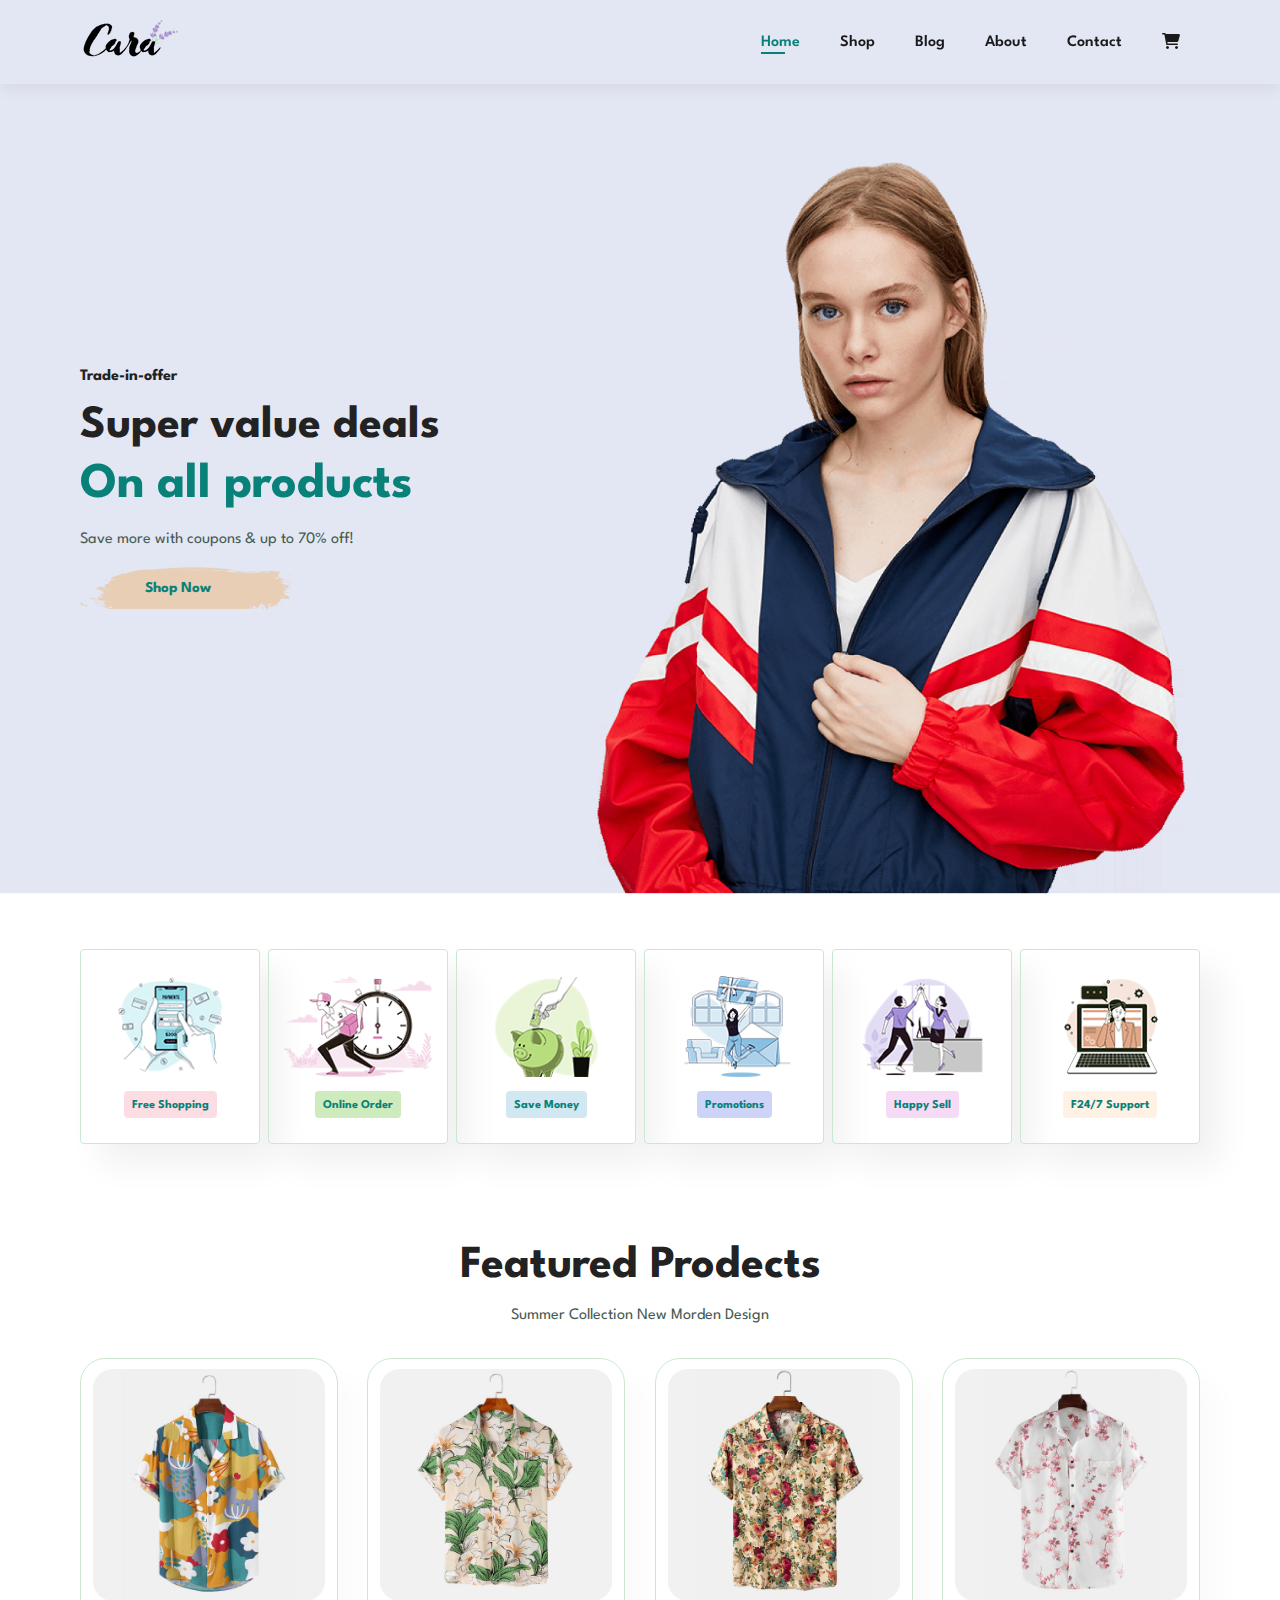
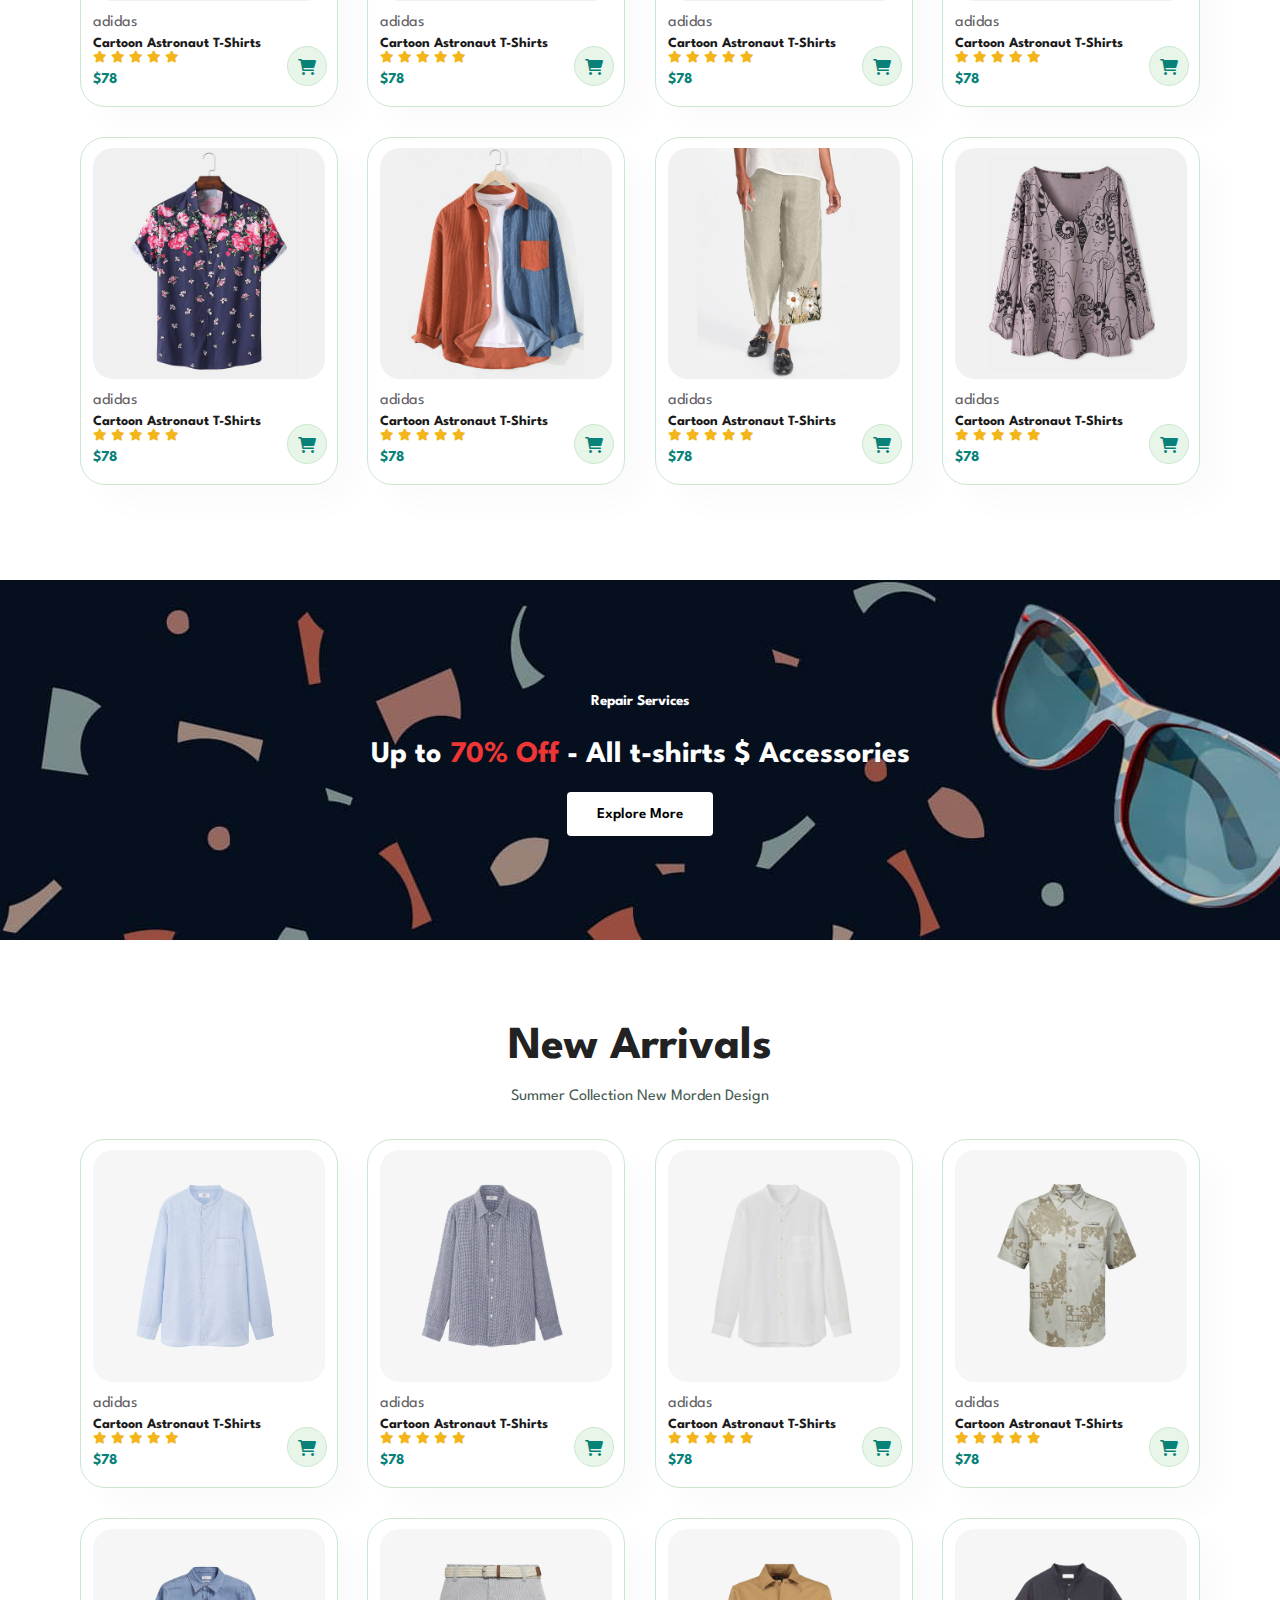
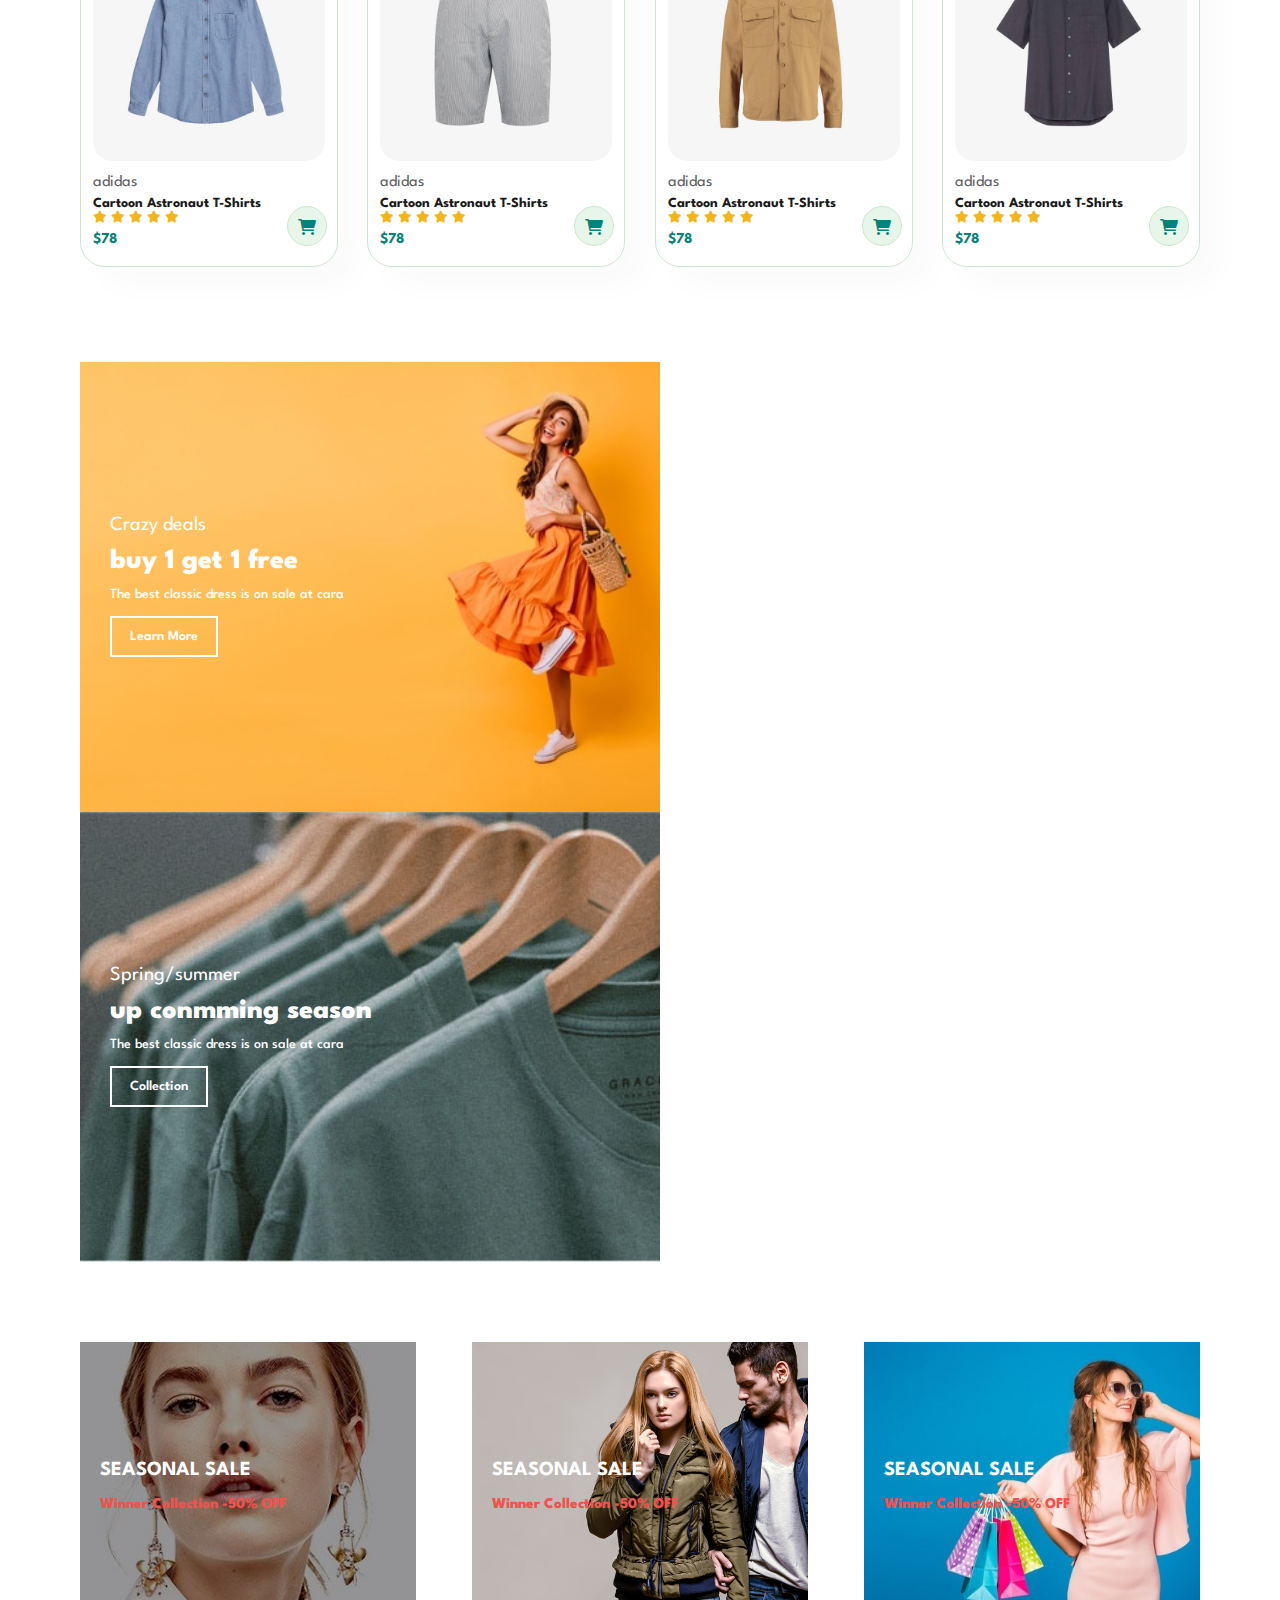
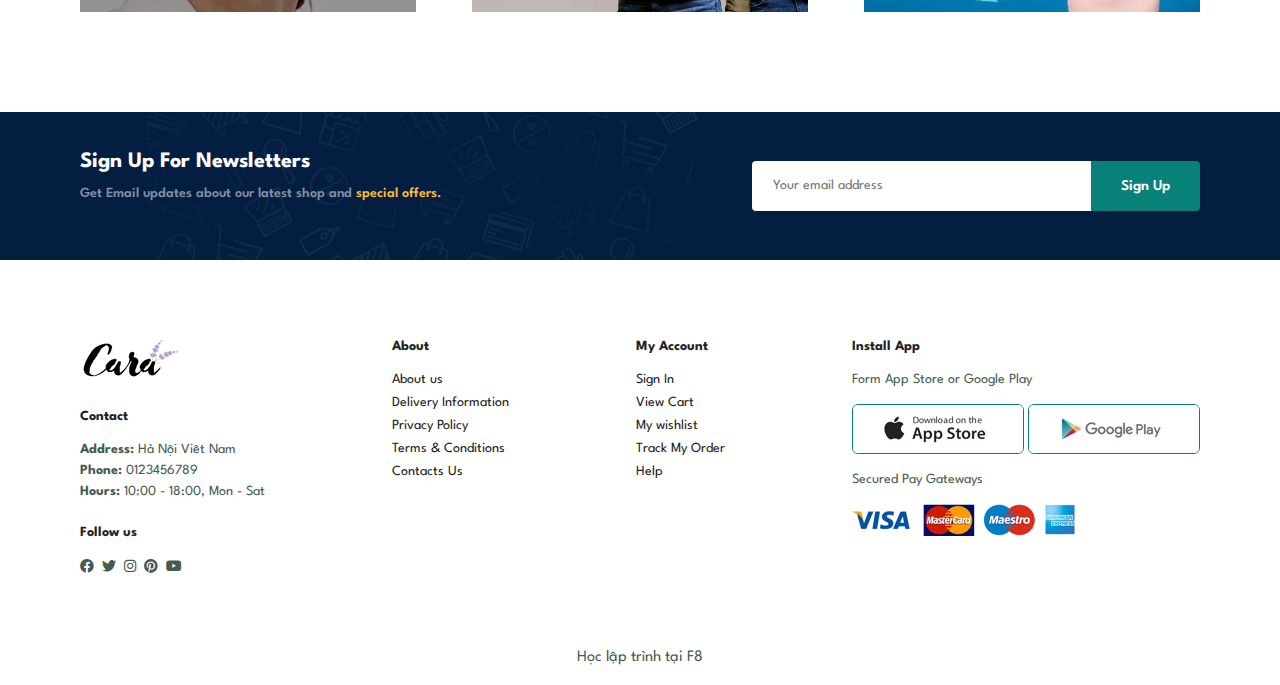
<file: index.html>
<!DOCTYPE html>
<html lang="en">
<head>
    <meta charset="UTF-8">
    <meta http-equiv="X-UA-Compatible" content="IE=edge">
    <meta name="viewport" content="width=device-width, initial-scale=1.0">
    <title>Shop-Summer</title>
    <link rel="stylesheet" href="./assets/css/style.css">
    <link rel="stylesheet" href="./assets/css/responsive.css">
    <!-- <link rel="stylesheet" href="./assets/icon/League_Spartan/LeagueSpartan-VariableFont_wght.ttf"> -->
    <link rel="stylesheet" href="./assets/icon/fontawesome-free-6.1.2-web/fontawesome-free-6.1.2-web/css/all.css">
    <link rel="stylesheet" href="">
</head>
<body>

    <section id="header">
        <a href="#" ><img src="./assets/img/(Images)Build and Deploy Ecommerce Website With HTML CSS JavaScript/img/logo.png" alt="logo"></a>
        <div>
            <ul id="navbar">
                <li><a class="active" href="index.html">Home</a></li>
                <li><a href="shop.html">Shop</a></li>
                <li><a href="blog.html">Blog</a></li>
                <li><a href="about.html">About</a></li>
                <li><a href="contact.html">Contact</a></li>
                <li><a href="cart.html" id="lg-bag"><i class="fa-solid fa-cart-shopping"></i></a></li>
                <div href="#" id="closed"><i class="fa-solid fa-xmark"></i></div>
            </ul>
        </div>

        <div id="mobile">
            <div id="bar">
                <a href="cart.html"><i class="fa-solid fa-cart-shopping"></i></a>
                <i class="fa-solid fa-bars"></i>
            </div>
        </div>
    </section>


    <section id="hero">
        <h4>Trade-in-offer</h4>
        <h2>Super value deals</h2>
        <h1>On all products</h1>
        <p>Save more with coupons & up to 70% off!</p>
        <button>Shop Now</button>
    </section>

    <section id="feature" class="section-p1">
        <div class="fe-box">
            <img src="./assets/img/img/features/f1.png" alt="">
            <h6>Free Shopping</h6>
        </div>
        <div class="fe-box">
            <img src="./assets/img/img/features/f2.png" alt="">
            <h6>Online Order</h6>
        </div>
        <div class="fe-box">
            <img src="./assets/img/img/features/f3.png" alt="">
            <h6>Save Money</h6>
        </div>
        <div class="fe-box">
            <img src="./assets/img/img/features/f4.png" alt="">
            <h6>Promotions</h6>
        </div>
        <div class="fe-box">
            <img src="./assets/img/img/features/f5.png" alt="">
            <h6>Happy Sell</h6>
        </div>
        <div class="fe-box">
            <img src="./assets/img/img/features/f6.png" alt="">
            <h6>F24/7 Support</h6>
        </div>
  
    </section>

    <section id="product1" class="section-p1">
        <h2>Featured Prodects</h2>
        <p>Summer Collection New Morden Design</p>
        <div class="pro-container">
            <div class="pro" onclick="window.location.href='sproduct.html'">
                <img src="./assets/img/img/products/f1.jpg" alt="">
                <div class="desc">
                    <span>adidas</span>
                    <h5>Cartoon Astronaut T-Shirts</h5>
                    <div class="star">
                        <i class="fa-solid fa-star"></i>
                        <i class="fa-solid fa-star"></i>
                        <i class="fa-solid fa-star"></i>
                        <i class="fa-solid fa-star"></i>
                        <i class="fa-solid fa-star"></i>

                    </div>

                    <h4>$78</h4>
                </div>

                <a href="#"><i class="fa-solid fa-cart-shopping cart-buy"></i></a>
            </div>

            <div class="pro" onclick="window.location.href='sproduct.html'">
                <img src="./assets/img/img/products/f2.jpg" alt="">
                <div class="desc">
                    <span>adidas</span>
                    <h5>Cartoon Astronaut T-Shirts</h5>
                    <div class="star">
                        <i class="fa-solid fa-star"></i>
                        <i class="fa-solid fa-star"></i>
                        <i class="fa-solid fa-star"></i>
                        <i class="fa-solid fa-star"></i>
                        <i class="fa-solid fa-star"></i>

                    </div>

                    <h4>$78</h4>
                </div>

                <a href="#"><i class="fa-solid fa-cart-shopping cart-buy"></i></a>
            </div>

            <div class="pro" onclick="window.location.href='sproduct.html'">
                <img src="./assets/img/img/products/f3.jpg" alt="">
                <div class="desc">
                    <span>adidas</span>
                    <h5>Cartoon Astronaut T-Shirts</h5>
                    <div class="star">
                        <i class="fa-solid fa-star"></i>
                        <i class="fa-solid fa-star"></i>
                        <i class="fa-solid fa-star"></i>
                        <i class="fa-solid fa-star"></i>
                        <i class="fa-solid fa-star"></i>

                    </div>

                    <h4>$78</h4>
                </div>

                <a href="#"><i class="fa-solid fa-cart-shopping cart-buy"></i></a>
            </div>

            <div class="pro" onclick="window.location.href='sproduct.html'">
                <img src="./assets/img/img/products/f4.jpg" alt="">
                <div class="desc">
                    <span>adidas</span>
                    <h5>Cartoon Astronaut T-Shirts</h5>
                    <div class="star">
                        <i class="fa-solid fa-star"></i>
                        <i class="fa-solid fa-star"></i>
                        <i class="fa-solid fa-star"></i>
                        <i class="fa-solid fa-star"></i>
                        <i class="fa-solid fa-star"></i>

                    </div>

                    <h4>$78</h4>
                </div>

                <a href="#"><i class="fa-solid fa-cart-shopping cart-buy"></i></a>
            </div>

            <div class="pro" onclick="window.location.href='sproduct.html'">
                <img src="./assets/img/img/products/f5.jpg" alt="">
                <div class="desc">
                    <span>adidas</span>
                    <h5>Cartoon Astronaut T-Shirts</h5>
                    <div class="star">
                        <i class="fa-solid fa-star"></i>
                        <i class="fa-solid fa-star"></i>
                        <i class="fa-solid fa-star"></i>
                        <i class="fa-solid fa-star"></i>
                        <i class="fa-solid fa-star"></i>

                    </div>

                    <h4>$78</h4>
                </div>

                <a href="#"><i class="fa-solid fa-cart-shopping cart-buy"></i></a>
            </div>

            <div class="pro" onclick="window.location.href='sproduct.html'">
                <img src="./assets/img/img/products/f6.jpg" alt="">
                <div class="desc">
                    <span>adidas</span>
                    <h5>Cartoon Astronaut T-Shirts</h5>
                    <div class="star">
                        <i class="fa-solid fa-star"></i>
                        <i class="fa-solid fa-star"></i>
                        <i class="fa-solid fa-star"></i>
                        <i class="fa-solid fa-star"></i>
                        <i class="fa-solid fa-star"></i>

                    </div>

                    <h4>$78</h4>
                </div>

                <a href="#"><i class="fa-solid fa-cart-shopping cart-buy"></i></a>
            </div>

            <div class="pro" onclick="window.location.href='sproduct.html'">
                <img src="./assets/img/img/products/f7.jpg" alt="">
                <div class="desc">
                    <span>adidas</span>
                    <h5>Cartoon Astronaut T-Shirts</h5>
                    <div class="star">
                        <i class="fa-solid fa-star"></i>
                        <i class="fa-solid fa-star"></i>
                        <i class="fa-solid fa-star"></i>
                        <i class="fa-solid fa-star"></i>
                        <i class="fa-solid fa-star"></i>

                    </div>

                    <h4>$78</h4>
                </div>

                <a href="#"><i class="fa-solid fa-cart-shopping cart-buy"></i></a>
            </div>

            <div class="pro" onclick="window.location.href='sproduct.html'">
                <img src="./assets/img/img/products/f8.jpg" alt="">
                <div class="desc">
                    <span>adidas</span>
                    <h5>Cartoon Astronaut T-Shirts</h5>
                    <div class="star">
                        <i class="fa-solid fa-star"></i>
                        <i class="fa-solid fa-star"></i>
                        <i class="fa-solid fa-star"></i>
                        <i class="fa-solid fa-star"></i>
                        <i class="fa-solid fa-star"></i>

                    </div>

                    <h4>$78</h4>
                </div>

                <a href="#"><i class="fa-solid fa-cart-shopping cart-buy"></i></a>
            </div>

        </div>
    </section>

    <section id="banner" class="section-m1">
        <h4>Repair Services</h4>
        <h2>Up to <span>70% Off</span> - All t-shirts $ Accessories</h2>
         <button class="normal">Explore More</button>
    </section>

    <section id="product1" class="section-p1">
        <h2>New Arrivals</h2>
        <p>Summer Collection New Morden Design</p>
        <div class="pro-container">
            <div class="pro" onclick="window.location.href='sproduct.html'">
                <img src="./assets/img/img/products/n1.jpg" alt="">
                <div class="desc">
                    <span>adidas</span>
                    <h5>Cartoon Astronaut T-Shirts</h5>
                    <div class="star">
                        <i class="fa-solid fa-star"></i>
                        <i class="fa-solid fa-star"></i>
                        <i class="fa-solid fa-star"></i>
                        <i class="fa-solid fa-star"></i>
                        <i class="fa-solid fa-star"></i>

                    </div>

                    <h4>$78</h4>
                </div>

                <a href="#"><i class="fa-solid fa-cart-shopping cart-buy"></i></a>
            </div>

            <div class="pro" onclick="window.location.href='sproduct.html'">
                <img src="./assets/img/img/products/n2.jpg" alt="">
                <div class="desc">
                    <span>adidas</span>
                    <h5>Cartoon Astronaut T-Shirts</h5>
                    <div class="star">
                        <i class="fa-solid fa-star"></i>
                        <i class="fa-solid fa-star"></i>
                        <i class="fa-solid fa-star"></i>
                        <i class="fa-solid fa-star"></i>
                        <i class="fa-solid fa-star"></i>

                    </div>

                    <h4>$78</h4>
                </div>

                <a href="#"><i class="fa-solid fa-cart-shopping cart-buy"></i></a>
            </div>

            <div class="pro" onclick="window.location.href='sproduct.html'">
                <img src="./assets/img/img/products/n3.jpg" alt="">
                <div class="desc">
                    <span>adidas</span>
                    <h5>Cartoon Astronaut T-Shirts</h5>
                    <div class="star">
                        <i class="fa-solid fa-star"></i>
                        <i class="fa-solid fa-star"></i>
                        <i class="fa-solid fa-star"></i>
                        <i class="fa-solid fa-star"></i>
                        <i class="fa-solid fa-star"></i>

                    </div>

                    <h4>$78</h4>
                </div>

                <a href="#"><i class="fa-solid fa-cart-shopping cart-buy"></i></a>
            </div>

            <div class="pro" onclick="window.location.href='sproduct.html'">
                <img src="./assets/img/img/products/n4.jpg" alt="">
                <div class="desc">
                    <span>adidas</span>
                    <h5>Cartoon Astronaut T-Shirts</h5>
                    <div class="star">
                        <i class="fa-solid fa-star"></i>
                        <i class="fa-solid fa-star"></i>
                        <i class="fa-solid fa-star"></i>
                        <i class="fa-solid fa-star"></i>
                        <i class="fa-solid fa-star"></i>

                    </div>

                    <h4>$78</h4>
                </div>

                <a href="#"><i class="fa-solid fa-cart-shopping cart-buy"></i></a>
            </div>

            <div class="pro" onclick="window.location.href='sproduct.html'">
                <img src="./assets/img/img/products/n5.jpg" alt="">
                <div class="desc">
                    <span>adidas</span>
                    <h5>Cartoon Astronaut T-Shirts</h5>
                    <div class="star">
                        <i class="fa-solid fa-star"></i>
                        <i class="fa-solid fa-star"></i>
                        <i class="fa-solid fa-star"></i>
                        <i class="fa-solid fa-star"></i>
                        <i class="fa-solid fa-star"></i>

                    </div>

                    <h4>$78</h4>
                </div>

                <a href="#"><i class="fa-solid fa-cart-shopping cart-buy"></i></a>
            </div>

            <div class="pro" onclick="window.location.href='sproduct.html'">
                <img src="./assets/img/img/products/n6.jpg" alt="">
                <div class="desc">
                    <span>adidas</span>
                    <h5>Cartoon Astronaut T-Shirts</h5>
                    <div class="star">
                        <i class="fa-solid fa-star"></i>
                        <i class="fa-solid fa-star"></i>
                        <i class="fa-solid fa-star"></i>
                        <i class="fa-solid fa-star"></i>
                        <i class="fa-solid fa-star"></i>

                    </div>

                    <h4>$78</h4>
                </div>

                <a href="#"><i class="fa-solid fa-cart-shopping cart-buy"></i></a>
            </div>

            <div class="pro" onclick="window.location.href='sproduct.html'">
                <img src="./assets/img/img/products/n7.jpg" alt="">
                <div class="desc">
                    <span>adidas</span>
                    <h5>Cartoon Astronaut T-Shirts</h5>
                    <div class="star">
                        <i class="fa-solid fa-star"></i>
                        <i class="fa-solid fa-star"></i>
                        <i class="fa-solid fa-star"></i>
                        <i class="fa-solid fa-star"></i>
                        <i class="fa-solid fa-star"></i>

                    </div>

                    <h4>$78</h4>
                </div>

                <a href="#"><i class="fa-solid fa-cart-shopping cart-buy"></i></a>
            </div>

            <div class="pro" onclick="window.location.href='sproduct.html'">
                <img src="./assets/img/img/products/n8.jpg" alt="">
                <div class="desc">
                    <span>adidas</span>
                    <h5>Cartoon Astronaut T-Shirts</h5>
                    <div class="star">
                        <i class="fa-solid fa-star"></i>
                        <i class="fa-solid fa-star"></i>
                        <i class="fa-solid fa-star"></i>
                        <i class="fa-solid fa-star"></i>
                        <i class="fa-solid fa-star"></i>

                    </div>

                    <h4>$78</h4>
                </div>

                <a href="#"><i class="fa-solid fa-cart-shopping cart-buy"></i></a>
            </div>

        </div>
    </section>

    <section id="sm-banner" class="section-p1">
        <div class="banner-box">
            <h4>Crazy deals</h4>
            <h2>buy 1 get 1 free</h2>
            <span>The best classic dress is on sale at cara</span>
            <button class="white">Learn More</button>
        </div>
        <div class="banner-box banner-box2">
            <h4>Spring/summer</h4>
            <h2>up conmming season</h2>
            <span>The best classic dress is on sale at cara</span>
            <button class="white">Collection</button>
        </div>
    </section>

    <section id="banner3" class="section-p1">
        <div class="banner-box">
            <h2>SEASONAL SALE</h2>
            <h3>Winner Collection -50% OFF</h3>
        </div>

        <div class="banner-box banner-box2">
            <h2>SEASONAL SALE</h2>
            <h3>Winner Collection -50% OFF</h3>
        </div>

        <div class="banner-box banner-box3">
            <h2>SEASONAL SALE</h2>
            <h3>Winner Collection -50% OFF</h3>
        </div>
    </section>

    <section id="newsletter" class="section-p1 section-m1">
        <div class="newstext">
            <h4>Sign Up For Newsletters</h4>
            <p>Get Email updates about our latest shop and <span>special offers.</span></p>
        </div>
        <div class="form">
            <input type="text" placeholder="Your email address">
            <button class="normal">Sign Up</button>
        </div>
    </section>

    <footer class="section-p1">
        <div class="col">
            <img class="logo" src="./assets/img/img/logo.png" alt="">
            <h4>Contact</h4>
            <p><strong>Address: </strong>Hà Nội Viêt Nam</p>
            <p><strong>Phone: </strong>0123456789</p>
            <p><strong>Hours: </strong>10:00 - 18:00, Mon - Sat</p>

            <div class="follow">
                <h4>Follow us</h4>
                <div class="icon">
                    <a href="">
                        <i class="fa-brands fa-facebook"></i>
                        <i class="fa-brands fa-twitter"></i>
                        <i class="fa-brands fa-instagram"></i>
                        <i class="fa-brands fa-pinterest"></i>
                        <i class="fa-brands fa-youtube"></i>
                    </a>
                </div>
            </div>
        </div>

        <div class="col">
            <h4>About</h4>
            <a href="">About us</a>
            <a href="">Delivery Information</a>
            <a href="">Privacy Policy</a>
            <a href="">Terms & Conditions</a>
            <a href="">Contacts Us</a>
        </div>

        <div class="col">
            <h4>My Account</h4>
            <a href="">Sign In</a>
            <a href="">View Cart</a>
            <a href="">My wishlist</a>
            <a href="">Track My Order</a>
            <a href="">Help</a>
        </div>

        <div class="col install">
            <h4>Install App</h4>
            <p>Form App Store or Google Play</p>
            <div class="row">
                <img src="./assets/img/img/pay/app.jpg" alt="">
                <img src="./assets/img/img/pay/play.jpg" alt="">
            </div>
            <p>Secured Pay Gateways</p>
            <img src="./assets/img/img/pay/pay.png" alt="">
        </div>

       


    </footer>

    <div class="copyright">
        <p>Học lập trình tại F8</p>
    </div>

    <script src="./assets/Javascript/main.js"></script>
    
</body>
</html>
</file>
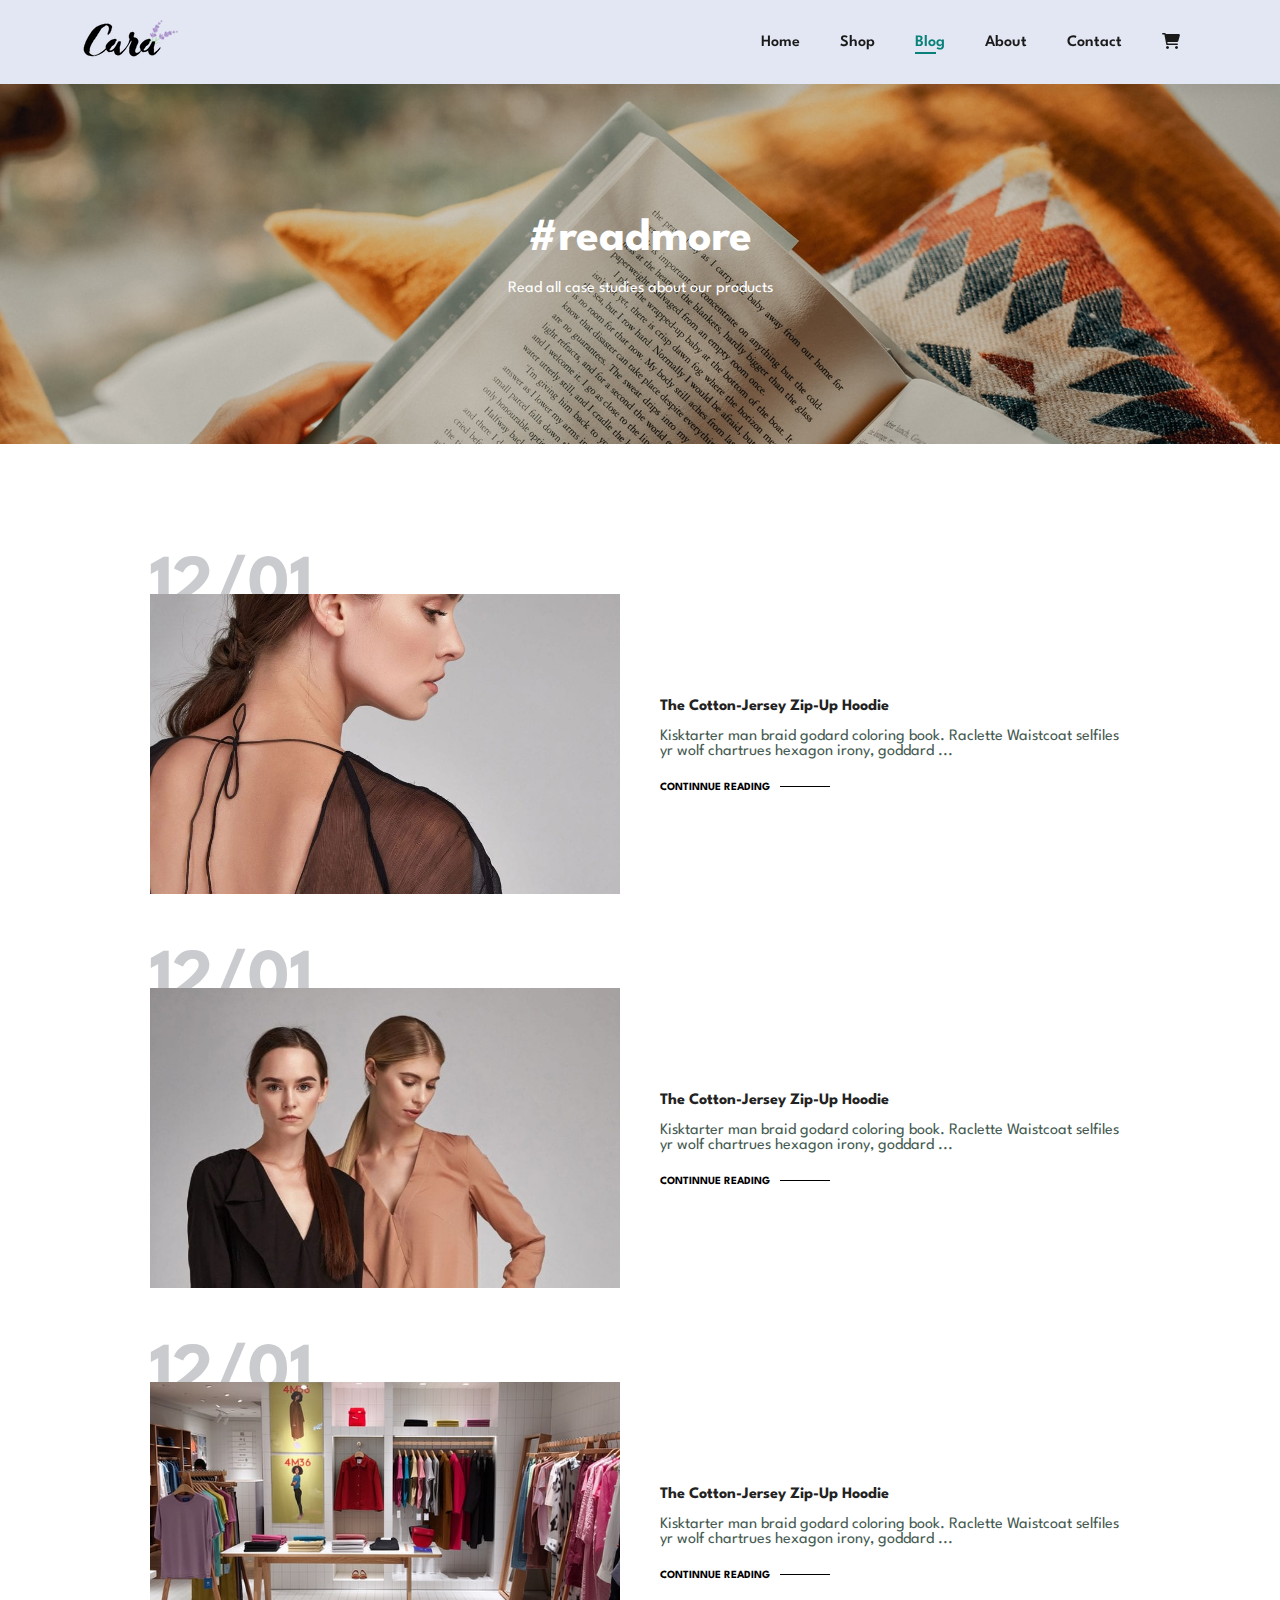
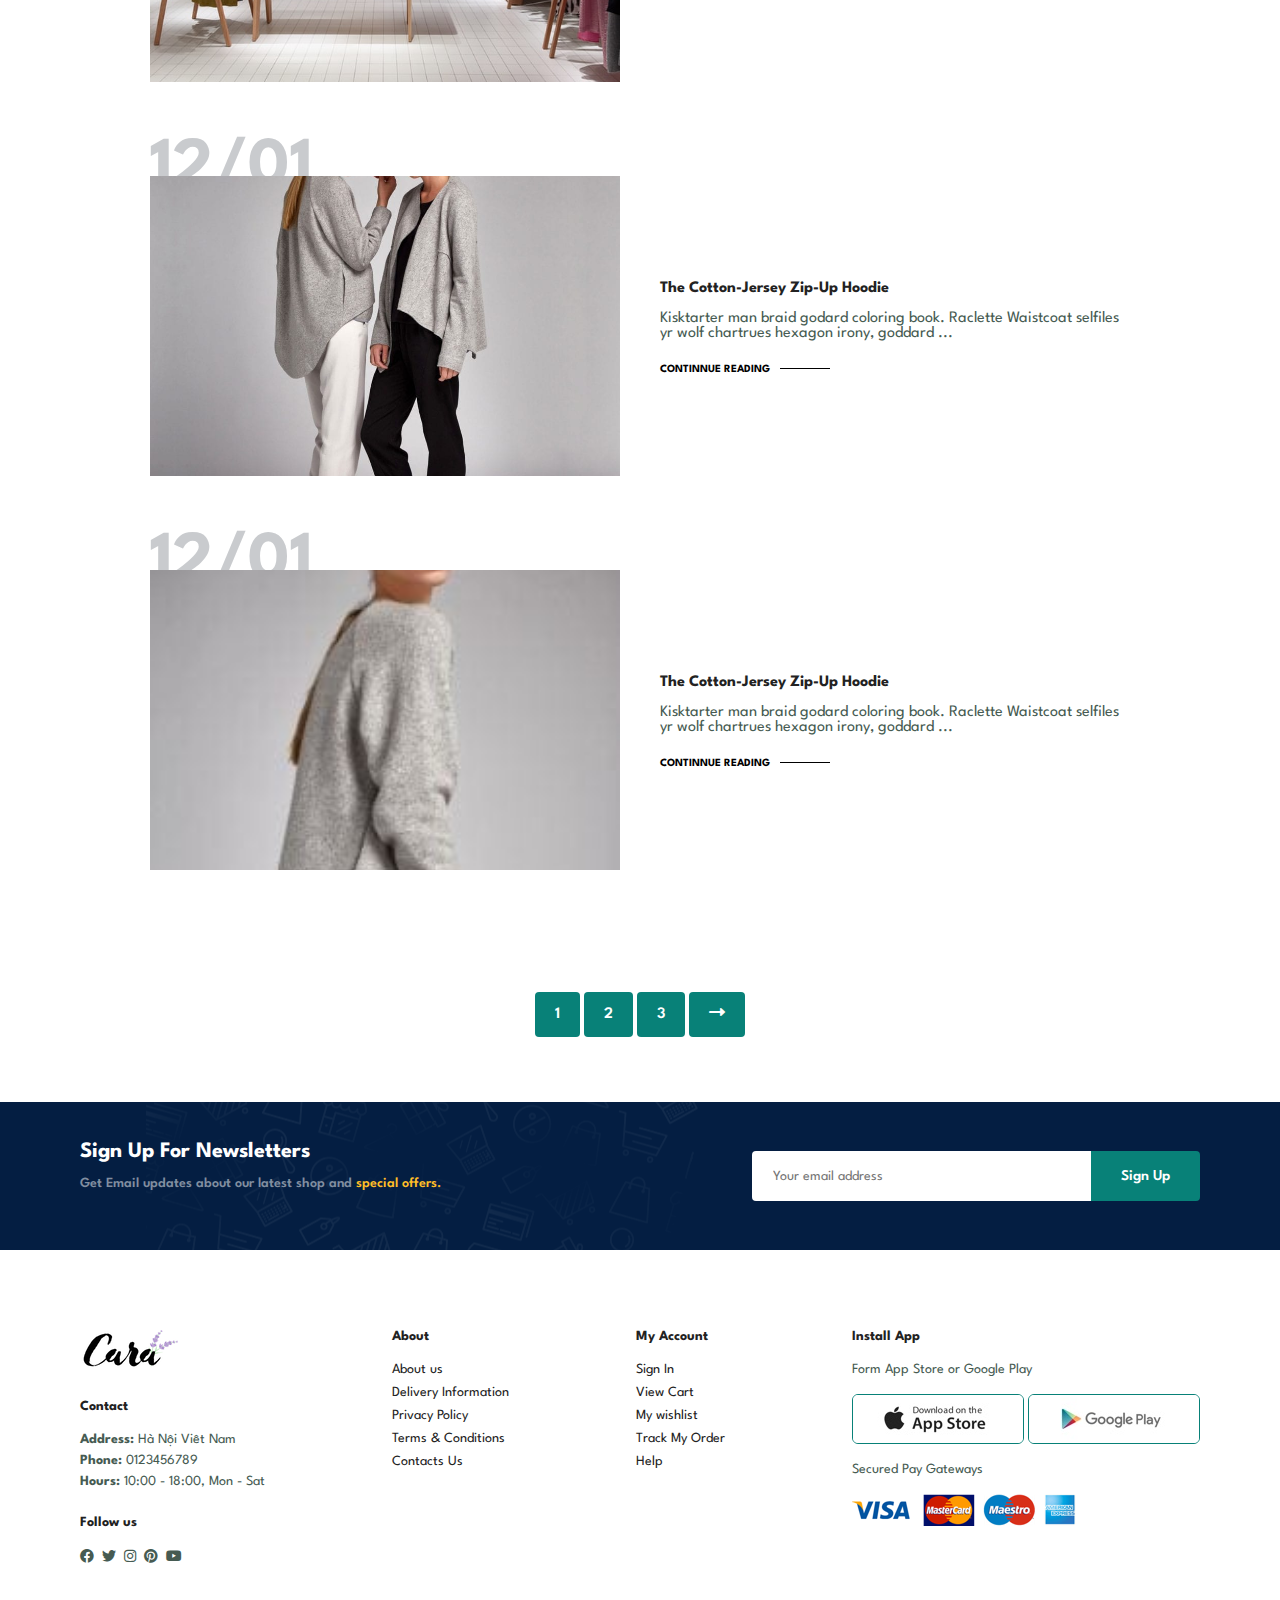
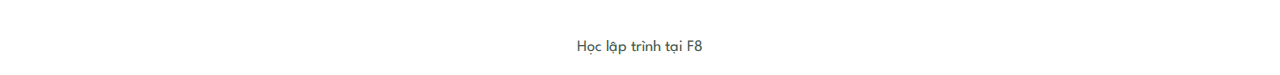
<file: blog.html>
<!DOCTYPE html>
<html lang="en">
<head>
    <meta charset="UTF-8">
    <meta http-equiv="X-UA-Compatible" content="IE=edge">
    <meta name="viewport" content="width=device-width, initial-scale=1.0">
    <title>Blog</title>
    <link rel="stylesheet" href="./assets/css/style.css">
    <link rel="stylesheet" href="./assets/css/responsive.css">
    <!-- <link rel="stylesheet" href="./assets/icon/League_Spartan/LeagueSpartan-VariableFont_wght.ttf"> -->
    <link rel="stylesheet" href="./assets/icon/fontawesome-free-6.1.2-web/fontawesome-free-6.1.2-web/css/all.css">
</head>
<body>

    <section id="header">
        <a href="#" ><img src="./assets/img/(Images)Build and Deploy Ecommerce Website With HTML CSS JavaScript/img/logo.png" alt="logo"></a>
        <div>
            <ul id="navbar">
                <li><a  href="index.html">Home</a></li>
                <li><a  href="shop.html">Shop</a></li>
                <li><a  class="active"href="blog.html">Blog</a></li>
                <li><a href="about.html">About</a></li>
                <li><a href="contact.html">Contact</a></li>
                <li><a href="cart.html" id="lg-bag"><i class="fa-solid fa-cart-shopping"></i></a></li>
                <div href="#" id="closed"><i class="fa-solid fa-xmark"></i></div>
            </ul>
        </div>

        <div id="mobile">
            <div id="bar">
                <a href="cart.html"><i class="fa-solid fa-cart-shopping"></i></a>
                <i class="fa-solid fa-bars"></i>
            </div>
        </div>
    </section>

    <section id="page-header" class="blog-header">                
        <h2>#readmore</h2>              
        <p>Read all case studies about our products</p>       
    </section>

    <section id="blog">
        <div class="blog-box">
            <div class="blog-img">
                <img src="./assets/img/img/blog/b1.jpg" alt="">
            </div>

            <div class="blog-details">
                <h4>The Cotton-Jersey Zip-Up Hoodie</h4>
                <p>Kisktarter man braid godard coloring book. Raclette Waistcoat selfiles yr wolf chartrues hexagon irony, goddard ...</p>
                <a href="#">CONTINNUE READING</a>
            </div>
            <h1>12/01</h1>
        </div>

        <div class="blog-box">
            <div class="blog-img">
                <img src="./assets/img/img/blog/b2.jpg" alt="">
            </div>

            <div class="blog-details">
                <h4>The Cotton-Jersey Zip-Up Hoodie</h4>
                <p>Kisktarter man braid godard coloring book. Raclette Waistcoat selfiles yr wolf chartrues hexagon irony, goddard ...</p>
                <a href="#">CONTINNUE READING</a>
            </div>
            <h1>12/01</h1>
        </div>

        <div class="blog-box">
            <div class="blog-img">
                <img src="./assets/img/img/blog/b3.jpg" alt="">
            </div>

            <div class="blog-details">
                <h4>The Cotton-Jersey Zip-Up Hoodie</h4>
                <p>Kisktarter man braid godard coloring book. Raclette Waistcoat selfiles yr wolf chartrues hexagon irony, goddard ...</p>
                <a href="#">CONTINNUE READING</a>
            </div>
            <h1>12/01</h1>
        </div>

        <div class="blog-box">
            <div class="blog-img">
                <img src="./assets/img/img/blog/b4.jpg" alt="">
            </div>

            <div class="blog-details">
                <h4>The Cotton-Jersey Zip-Up Hoodie</h4>
                <p>Kisktarter man braid godard coloring book. Raclette Waistcoat selfiles yr wolf chartrues hexagon irony, goddard ...</p>
                <a href="#">CONTINNUE READING</a>
            </div>
            <h1>12/01</h1>
        </div>

        <div class="blog-box">
            <div class="blog-img">
                <img src="./assets/img/img/blog/b5.jpg" alt="">
            </div>

            <div class="blog-details">
                <h4>The Cotton-Jersey Zip-Up Hoodie</h4>
                <p>Kisktarter man braid godard coloring book. Raclette Waistcoat selfiles yr wolf chartrues hexagon irony, goddard ...</p>
                <a href="#">CONTINNUE READING</a>
            </div>
            <h1>12/01</h1>
        </div>

        
    </section>

    
    <section id="pagination" class="section-p1">
          <a href="#">1</a>   
          <a href="#">2</a>   
          <a href="#">3</a>   
          <a href="#"><i class="fa-solid fa-right-long"></i></a>   
    </section>

    <section id="newsletter" class="section-p1 section-m1">
        <div class="newstext">
            <h4>Sign Up For Newsletters</h4>
            <p>Get Email updates about our latest shop and <span>special offers.</span></p>
        </div>
        <div class="form">
            <input type="text" placeholder="Your email address">
            <button class="normal">Sign Up</button>
        </div>
    </section>

    <footer class="section-p1">
        <div class="col">
            <img class="logo" src="./assets/img/img/logo.png" alt="">
            <h4>Contact</h4>
            <p><strong>Address: </strong>Hà Nội Viêt Nam</p>
            <p><strong>Phone: </strong>0123456789</p>
            <p><strong>Hours: </strong>10:00 - 18:00, Mon - Sat</p>

            <div class="follow">
                <h4>Follow us</h4>
                <div class="icon">
                    <a href="">
                        <i class="fa-brands fa-facebook"></i>
                        <i class="fa-brands fa-twitter"></i>
                        <i class="fa-brands fa-instagram"></i>
                        <i class="fa-brands fa-pinterest"></i>
                        <i class="fa-brands fa-youtube"></i>
                    </a>
                </div>
            </div>
        </div>

        <div class="col">
            <h4>About</h4>
            <a href="">About us</a>
            <a href="">Delivery Information</a>
            <a href="">Privacy Policy</a>
            <a href="">Terms & Conditions</a>
            <a href="">Contacts Us</a>
        </div>

        <div class="col">
            <h4>My Account</h4>
            <a href="">Sign In</a>
            <a href="">View Cart</a>
            <a href="">My wishlist</a>
            <a href="">Track My Order</a>
            <a href="">Help</a>
        </div>

        <div class="col install">
            <h4>Install App</h4>
            <p>Form App Store or Google Play</p>
            <div class="row">
                <img src="./assets/img/img/pay/app.jpg" alt="">
                <img src="./assets/img/img/pay/play.jpg" alt="">
            </div>
            <p>Secured Pay Gateways</p>
            <img src="./assets/img/img/pay/pay.png" alt="">
        </div>

       


    </footer>

    <div class="copyright">
        <p>Học lập trình tại F8</p>
    </div>

    <script src="./assets/Javascript/main.js"></script>
    
</body>
</html>
</file>
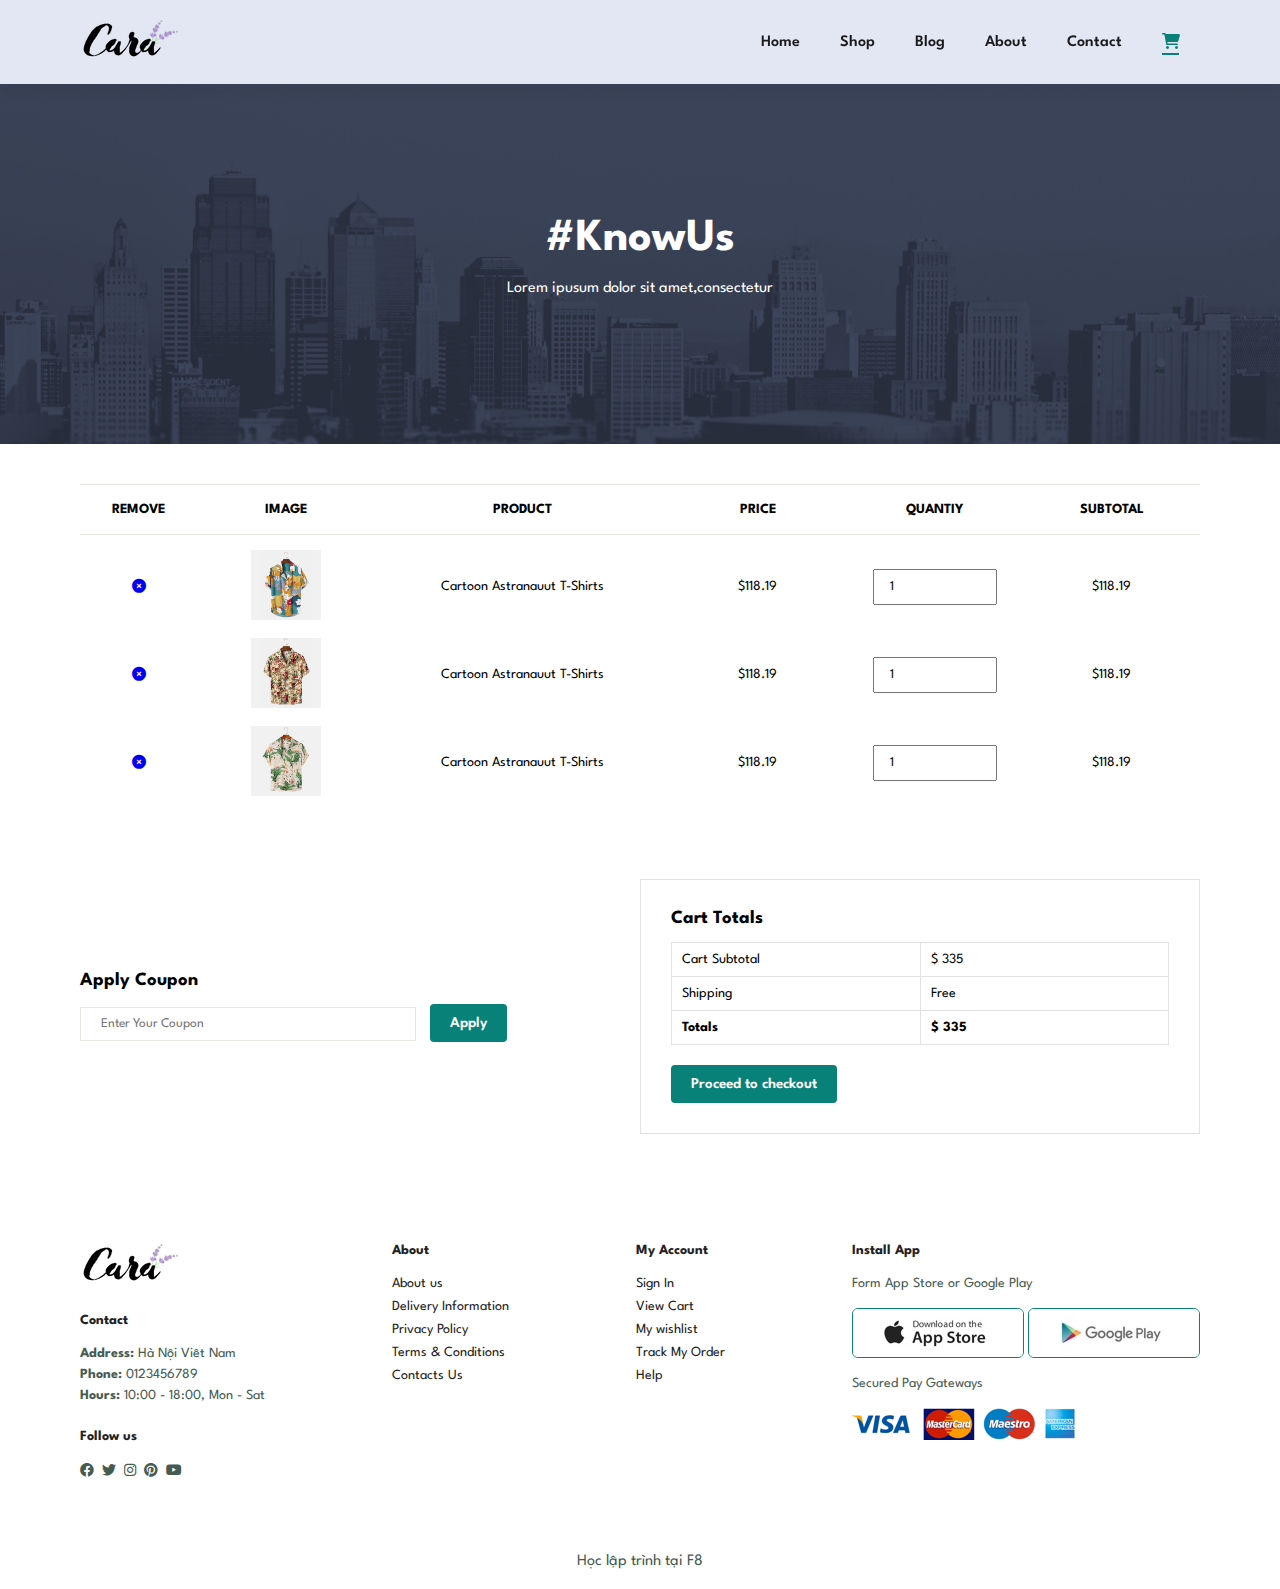
<file: cart.html>
<!DOCTYPE html>
<html lang="en">
<head>
    <meta charset="UTF-8">
    <meta http-equiv="X-UA-Compatible" content="IE=edge">
    <meta name="viewport" content="width=device-width, initial-scale=1.0">
    <title>Cart</title>
    <link rel="stylesheet" href="./assets/css/style.css">
    <link rel="stylesheet" href="./assets/css/responsive.css">
    <!-- <link rel="stylesheet" href="./assets/icon/League_Spartan/LeagueSpartan-VariableFont_wght.ttf"> -->
    <link rel="stylesheet" href="./assets/icon/fontawesome-free-6.1.2-web/fontawesome-free-6.1.2-web/css/all.css">
</head>
<body>

    <section id="header">
        <a href="#" ><img src="./assets/img/(Images)Build and Deploy Ecommerce Website With HTML CSS JavaScript/img/logo.png" alt="logo"></a>
        <div>
            <ul id="navbar">
                <li><a  href="index.html">Home</a></li>
                <li><a  href="shop.html">Shop</a></li>
                <li><a  href="blog.html">Blog</a></li>
                <li><a  href="about.html">About</a></li>
                <li><a  href="contact.html">Contact</a></li>
                <li><a  class="active"href="cart.html" id="lg-bag"><i class="fa-solid fa-cart-shopping"></i></a></li>
                <div href="#" id="closed"><i class="fa-solid fa-xmark"></i></div>
            </ul>
        </div>

        <div id="mobile">
            <div id="bar">
                <a href="cart.html"><i class="fa-solid fa-cart-shopping"></i></a>
                <i class="fa-solid fa-bars"></i>
            </div>
        </div>
    </section>

    <section id="page-header" class="about-header">                
        <h2>#KnowUs</h2>              
        <p>Lorem ipusum dolor sit amet,consectetur</p>       
    </section>

    <section id="cart" class="section-p1">
        <table width="100%">
            <thead>
                <tr>
                    <td>Remove</td>
                    <td>Image</td>
                    <td>Product</td>
                    <td>Price</td>
                    <td>Quantiy</td>
                    <td>Subtotal</td>
                </tr>
            </thead>

            <tbody>
                <tr>
                    <td><a href="#"><i class="fa-solid fa-circle-xmark"></i></a></td>
                    <td><img src="./assets/img/img/products/f1.jpg" alt=""></td>
                    <td>Cartoon Astranauut T-Shirts</td>
                    <td>$118.19</td>
                    <td><input type="number" value="1"></td>
                    <td>$118.19</td>
                </tr>
            </tbody>

            <tbody>
                <tr>
                    <td><a href="#"><i class="fa-solid fa-circle-xmark"></i></a></td>
                    <td><img src="./assets/img/img/products/f3.jpg" alt=""></td>
                    <td>Cartoon Astranauut T-Shirts</td>
                    <td>$118.19</td>
                    <td><input type="number" value="1"></td>
                    <td>$118.19</td>
                </tr>
            </tbody>

            <tbody>
                <tr>
                    <td><a href="#"><i class="fa-solid fa-circle-xmark"></i></a></td>
                    <td><img src="./assets/img/img/products/f2.jpg" alt=""></td>
                    <td>Cartoon Astranauut T-Shirts</td>
                    <td>$118.19</td>
                    <td><input type="number" value="1"></td>
                    <td>$118.19</td>
                </tr>
            </tbody>

        </table>

    </section>

    <section id="cart-add" class="section-p1">
        <div id="coupon">
            <h3>Apply Coupon</h3>
            <div>
                <input type="text" placeholder="Enter Your Coupon">
                <button class="normal">Apply</button>
            </div>
        </div>

        <div id="subtotal">
            <h3>Cart Totals</h3>
            <table>
                <tr>
                    <td>Cart Subtotal</td>
                    <td>$ 335</td>
                </tr>
                <tr>
                    <td>Shipping</td>
                    <td>Free</td>
                </tr>
                <tr>
                    <td>
                        <strong>Totals</strong>
                    </td>
                    <td>
                        <strong>$ 335</strong>
                    </td>
                </tr>
            </table>

            <button class="normal">Proceed to checkout</button>
        </div>
    </section>

    <footer class="section-p1">
        <div class="col">
            <img class="logo" src="./assets/img/img/logo.png" alt="">
            <h4>Contact</h4>
            <p><strong>Address: </strong>Hà Nội Viêt Nam</p>
            <p><strong>Phone: </strong>0123456789</p>
            <p><strong>Hours: </strong>10:00 - 18:00, Mon - Sat</p>

            <div class="follow">
                <h4>Follow us</h4>
                <div class="icon">
                    <a href="">
                        <i class="fa-brands fa-facebook"></i>
                        <i class="fa-brands fa-twitter"></i>
                        <i class="fa-brands fa-instagram"></i>
                        <i class="fa-brands fa-pinterest"></i>
                        <i class="fa-brands fa-youtube"></i>
                    </a>
                </div>
            </div>
        </div>

        <div class="col">
            <h4>About</h4>
            <a href="">About us</a>
            <a href="">Delivery Information</a>
            <a href="">Privacy Policy</a>
            <a href="">Terms & Conditions</a>
            <a href="">Contacts Us</a>
        </div>

        <div class="col">
            <h4>My Account</h4>
            <a href="">Sign In</a>
            <a href="">View Cart</a>
            <a href="">My wishlist</a>
            <a href="">Track My Order</a>
            <a href="">Help</a>
        </div>

        <div class="col install">
            <h4>Install App</h4>
            <p>Form App Store or Google Play</p>
            <div class="row">
                <img src="./assets/img/img/pay/app.jpg" alt="">
                <img src="./assets/img/img/pay/play.jpg" alt="">
            </div>
            <p>Secured Pay Gateways</p>
            <img src="./assets/img/img/pay/pay.png" alt="">
        </div>

       


    </footer>

    

    <div class="copyright">
        <p>Học lập trình tại F8</p>
    </div>

    <script src="./assets/Javascript/main.js"></script>
    
</body>
</html>
</file>
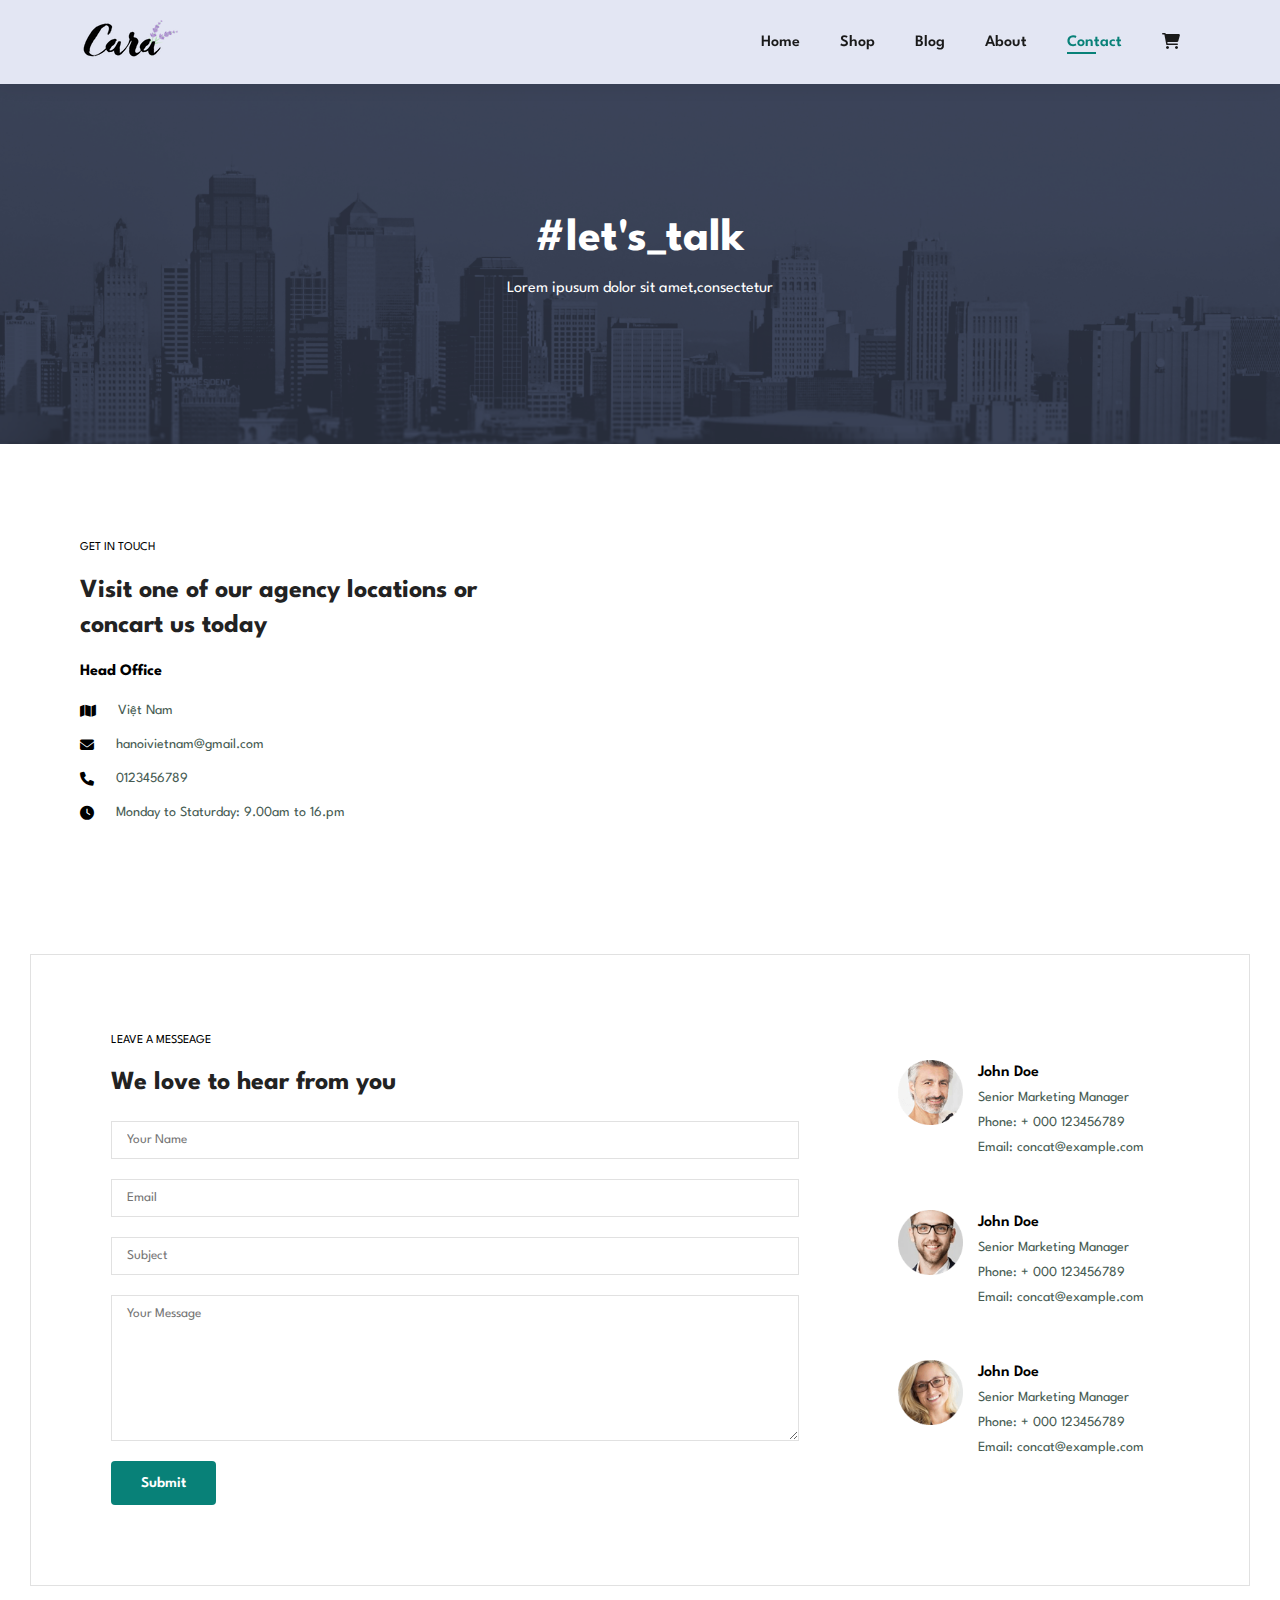
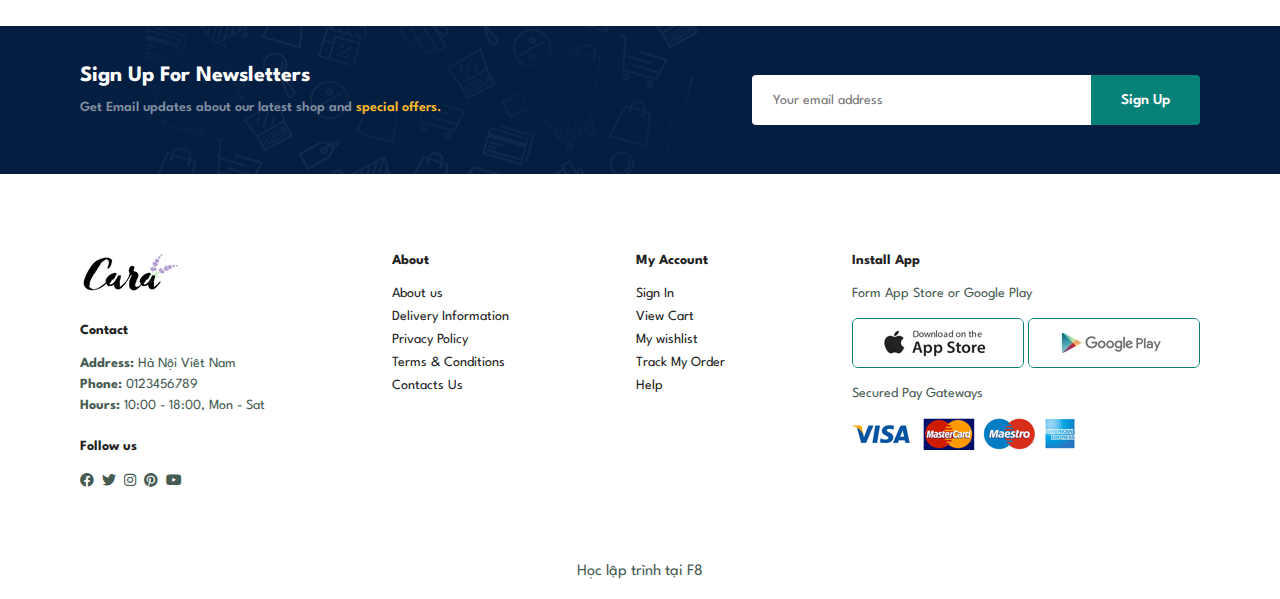
<file: contact.html>
<!DOCTYPE html>
<html lang="en">
<head>
    <meta charset="UTF-8">
    <meta http-equiv="X-UA-Compatible" content="IE=edge">
    <meta name="viewport" content="width=device-width, initial-scale=1.0">
    <title>Contact</title>
    <link rel="stylesheet" href="./assets/css/style.css">
    <link rel="stylesheet" href="./assets/css/responsive.css">
    <!-- <link rel="stylesheet" href="./assets/icon/League_Spartan/LeagueSpartan-VariableFont_wght.ttf"> -->
    <link rel="stylesheet" href="./assets/icon/fontawesome-free-6.1.2-web/fontawesome-free-6.1.2-web/css/all.css">
</head>
<body>

    <section id="header">
        <a href="#" ><img src="./assets/img/(Images)Build and Deploy Ecommerce Website With HTML CSS JavaScript/img/logo.png" alt="logo"></a>
        <div>
            <ul id="navbar">
                <li><a  href="index.html">Home</a></li>
                <li><a  href="shop.html">Shop</a></li>
                <li><a  href="blog.html">Blog</a></li>
                <li><a  href="about.html">About</a></li>
                <li><a  class="active"href="contact.html">Contact</a></li>
                <li><a href="cart.html" id="lg-bag"><i class="fa-solid fa-cart-shopping"></i></a></li>
                <div href="#" id="closed"><i class="fa-solid fa-xmark"></i></div>
            </ul>
        </div>

        <div id="mobile">
            <div id="bar">
                <a href="cart.html"><i class="fa-solid fa-cart-shopping"></i></a>
                <i class="fa-solid fa-bars"></i>
            </div>
        </div>
    </section>

    <section id="page-header" class="about-header">                
        <h2>#let's_talk</h2>              
        <p>Lorem ipusum dolor sit amet,consectetur</p>       
    </section>

    <section id="contact-details" class="section-p1">
        <div class="details">
            <span>GET IN TOUCH</span>
            <h2>Visit one of our agency locations or concart us today</h2>
            <h3>Head Office</h3>
            <div>
                <li>
                    <i class="fa-solid fa-map"></i>
                    <p>Việt Nam</p>
                </li>

                <li>
                    <i class="fa-solid fa-envelope"></i>
                    <p>hanoivietnam@gmail.com</p>
                </li>

                <li>
                    <i class="fa-solid fa-phone"></i>
                    <p>0123456789</p>
                </li>

                <li>
                    <i class="fa-solid fa-clock"></i>
                    <p>Monday to Staturday: 9.00am to 16.pm</p>
                </li>
            </div>
        </div>

        <div class="map">
            <iframe src="https://www.google.com/maps/embed?pb=!1m18!1m12!1m3!1d59587.97785448997!2d105.8019441072978!3d21.02273601628882!2m3!1f0!2f0!3f0!3m2!1i1024!2i768!4f13.1!3m3!1m2!1s0x3135ab9bd9861ca1%3A0xe7887f7b72ca17a9!2zSMOgIE7hu5lpLCBIb8OgbiBLaeG6v20sIEjDoCBO4buZaSwgVmnhu4d0IE5hbQ!5e0!3m2!1svi!2s!4v1660814737103!5m2!1svi!2s" width="600" height="450" style="border:0;" allowfullscreen="" loading="lazy" referrerpolicy="no-referrer-when-downgrade"></iframe>

        </div>
    </section>

    <section id="form-details">
        <form action="">
            <span>LEAVE A MESSEAGE</span>
            <h2>We love to hear from you</h2>
            <input type="text" placeholder="Your Name" required>
            <input type="text" placeholder="Email" required>
            <input type="text" placeholder="Subject" required>
            <textarea name="" id="" cols="30" rows="10" placeholder="Your Message" required></textarea>
            <button class="normal">Submit</button>
        </form>

        <div class="people">
            <div>
                <img src="./assets/img/img/people/1.png" alt="">
                <p><span>John Doe</span> Senior Marketing Manager <br> Phone: + 000 123456789 <br>Email: concat@example.com</p>
            </div>
    
            <div>
                <img src="./assets/img/img/people/2.png" alt="">
                <p><span>John Doe</span> Senior Marketing Manager <br> Phone: + 000 123456789 <br>Email: concat@example.com</p>
            </div>
    
            <div>
                <img src="./assets/img/img/people/3.png" alt="">
                <p><span>John Doe</span> Senior Marketing Manager <br> Phone: + 000 123456789 <br>Email: concat@example.com</p>
            </div>
        </div>
    </section>

    
    
    <section id="newsletter" class="section-p1 section-m1">
        <div class="newstext">
            <h4>Sign Up For Newsletters</h4>
            <p>Get Email updates about our latest shop and <span>special offers.</span></p>
        </div>
        <div class="form">
            <input type="text" placeholder="Your email address">
            <button class="normal">Sign Up</button>
        </div>
    </section>

    <footer class="section-p1">
        <div class="col">
            <img class="logo" src="./assets/img/img/logo.png" alt="">
            <h4>Contact</h4>
            <p><strong>Address: </strong>Hà Nội Viêt Nam</p>
            <p><strong>Phone: </strong>0123456789</p>
            <p><strong>Hours: </strong>10:00 - 18:00, Mon - Sat</p>

            <div class="follow">
                <h4>Follow us</h4>
                <div class="icon">
                    <a href="">
                        <i class="fa-brands fa-facebook"></i>
                        <i class="fa-brands fa-twitter"></i>
                        <i class="fa-brands fa-instagram"></i>
                        <i class="fa-brands fa-pinterest"></i>
                        <i class="fa-brands fa-youtube"></i>
                    </a>
                </div>
            </div>
        </div>

        <div class="col">
            <h4>About</h4>
            <a href="">About us</a>
            <a href="">Delivery Information</a>
            <a href="">Privacy Policy</a>
            <a href="">Terms & Conditions</a>
            <a href="">Contacts Us</a>
        </div>

        <div class="col">
            <h4>My Account</h4>
            <a href="">Sign In</a>
            <a href="">View Cart</a>
            <a href="">My wishlist</a>
            <a href="">Track My Order</a>
            <a href="">Help</a>
        </div>

        <div class="col install">
            <h4>Install App</h4>
            <p>Form App Store or Google Play</p>
            <div class="row">
                <img src="./assets/img/img/pay/app.jpg" alt="">
                <img src="./assets/img/img/pay/play.jpg" alt="">
            </div>
            <p>Secured Pay Gateways</p>
            <img src="./assets/img/img/pay/pay.png" alt="">
        </div>

       


    </footer>

    <div class="copyright">
        <p>Học lập trình tại F8</p>
    </div>

    <script src="./assets/Javascript/main.js"></script>
    
</body>
</html>
</file>
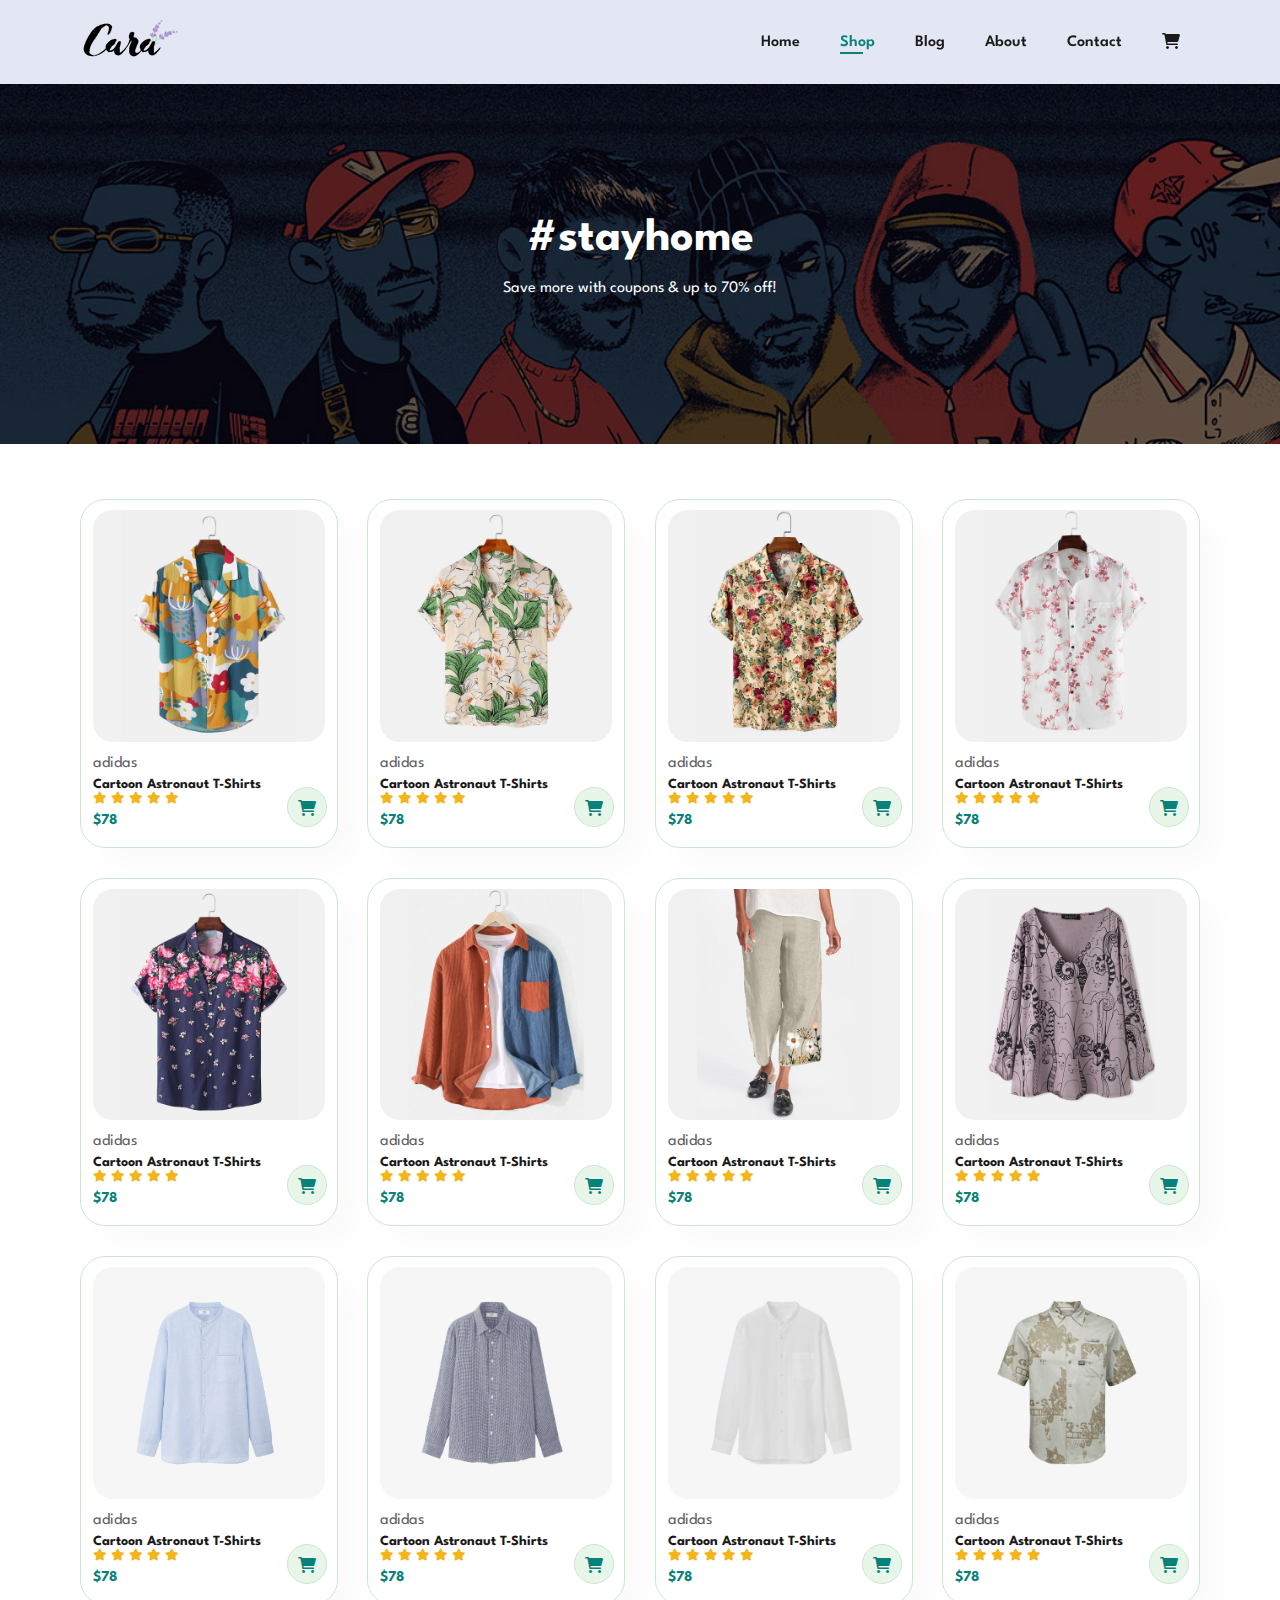
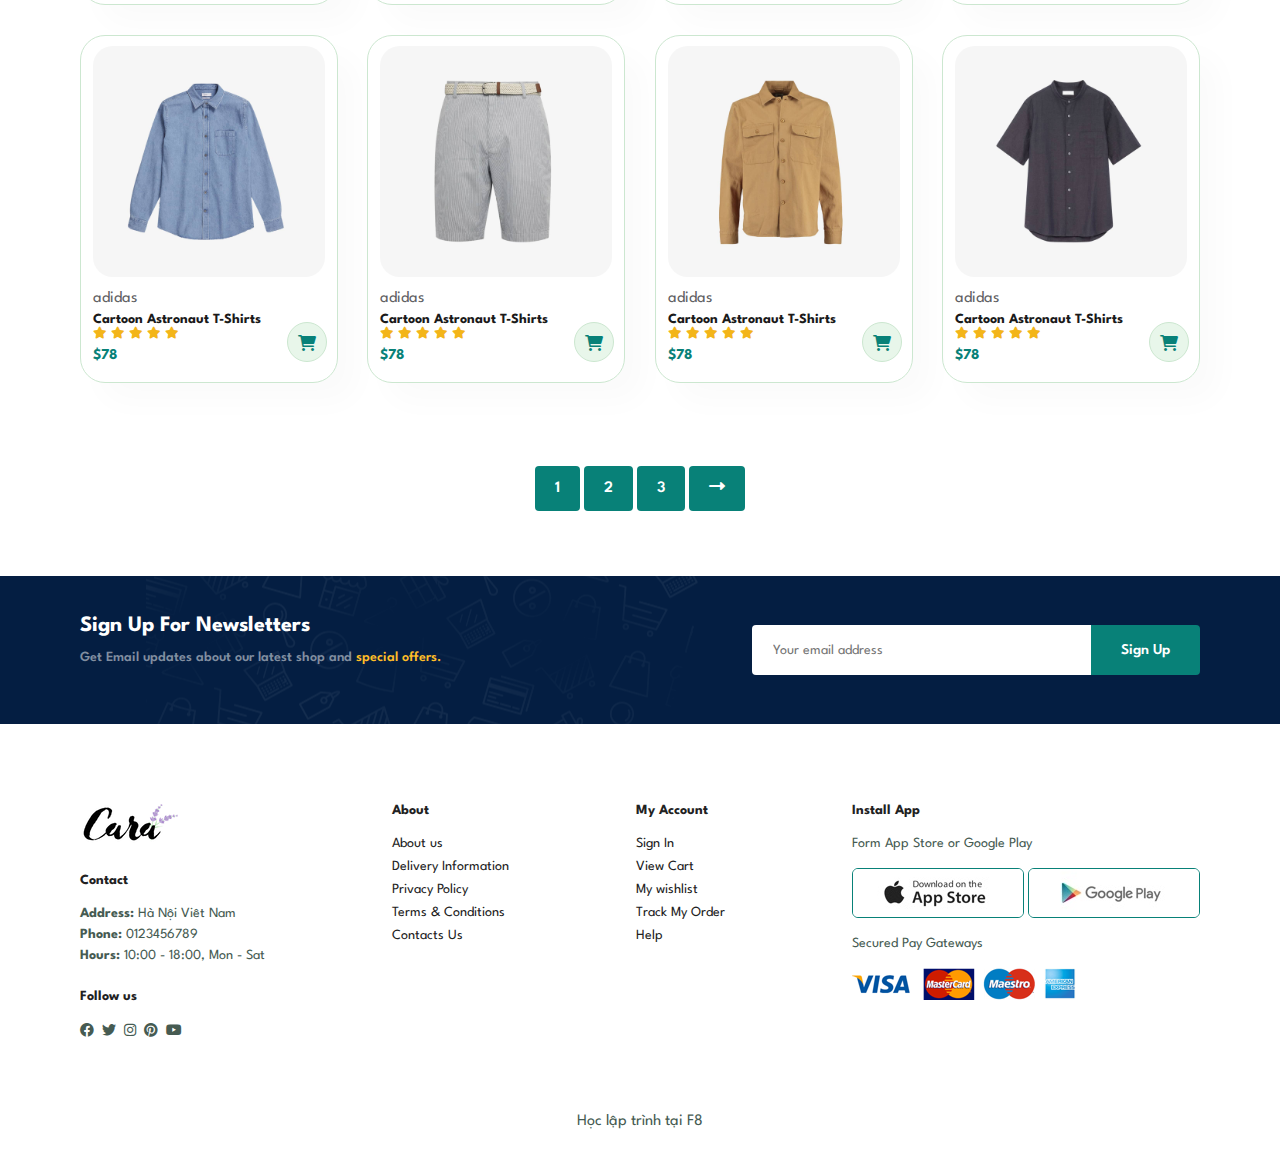
<file: shop.html>
<!DOCTYPE html>
<html lang="en">
<head>
    <meta charset="UTF-8">
    <meta http-equiv="X-UA-Compatible" content="IE=edge">
    <meta name="viewport" content="width=device-width, initial-scale=1.0">
    <title>Shop</title>
    <link rel="stylesheet" href="./assets/css/style.css">
    <link rel="stylesheet" href="./assets/css/responsive.css">
    <!-- <link rel="stylesheet" href="./assets/icon/League_Spartan/LeagueSpartan-VariableFont_wght.ttf"> -->
    <link rel="stylesheet" href="./assets/icon/fontawesome-free-6.1.2-web/fontawesome-free-6.1.2-web/css/all.css">
</head>
<body>

    <section id="header">
        <a href="#" ><img src="./assets/img/(Images)Build and Deploy Ecommerce Website With HTML CSS JavaScript/img/logo.png" alt="logo"></a>
        <div>
            <ul id="navbar">
                <li><a  href="index.html">Home</a></li>
                <li><a class="active" href="shop.html">Shop</a></li>
                <li><a href="blog.html">Blog</a></li>
                <li><a href="about.html">About</a></li>
                <li><a href="contact.html">Contact</a></li>
                <li><a href="cart.html" id="lg-bag"><i class="fa-solid fa-cart-shopping"></i></a></li>
                <div href="#" id="closed"><i class="fa-solid fa-xmark"></i></div>
            </ul>
        </div>

        <div id="mobile">
            <div id="bar">
                <a href="cart.html"><i class="fa-solid fa-cart-shopping"></i></a>
                <i class="fa-solid fa-bars"></i>
            </div>
        </div>
    </section>

    <section id="page-header">                
        <h2>#stayhome</h2>              
        <p>Save more with coupons & up to 70% off!</p>       
    </section>

    <section id="product1" class="section-p1">
       
        <div class="pro-container">
            <div class="pro" onclick="window.location.href='sproduct.html'">
                <img src="./assets/img/img/products/f1.jpg" alt="">
                <div class="desc">
                    <span>adidas</span>
                    <h5>Cartoon Astronaut T-Shirts</h5>
                    <div class="star">
                        <i class="fa-solid fa-star"></i>
                        <i class="fa-solid fa-star"></i>
                        <i class="fa-solid fa-star"></i>
                        <i class="fa-solid fa-star"></i>
                        <i class="fa-solid fa-star"></i>

                    </div>

                    <h4>$78</h4>
                </div>

                <a href="#"><i class="fa-solid fa-cart-shopping cart-buy"></i></a>
            </div>

            <div class="pro"  onclick="window.location.href='sproduct.html'">
                <img src="./assets/img/img/products/f2.jpg" alt="">
                <div class="desc">
                    <span>adidas</span>
                    <h5>Cartoon Astronaut T-Shirts</h5>
                    <div class="star">
                        <i class="fa-solid fa-star"></i>
                        <i class="fa-solid fa-star"></i>
                        <i class="fa-solid fa-star"></i>
                        <i class="fa-solid fa-star"></i>
                        <i class="fa-solid fa-star"></i>

                    </div>

                    <h4>$78</h4>
                </div>

                <a href="#"><i class="fa-solid fa-cart-shopping cart-buy"></i></a>
            </div>

            <div class="pro"  onclick="window.location.href='sproduct.html'">
                <img src="./assets/img/img/products/f3.jpg" alt="">
                <div class="desc">
                    <span>adidas</span>
                    <h5>Cartoon Astronaut T-Shirts</h5>
                    <div class="star">
                        <i class="fa-solid fa-star"></i>
                        <i class="fa-solid fa-star"></i>
                        <i class="fa-solid fa-star"></i>
                        <i class="fa-solid fa-star"></i>
                        <i class="fa-solid fa-star"></i>

                    </div>

                    <h4>$78</h4>
                </div>

                <a href="#"><i class="fa-solid fa-cart-shopping cart-buy"></i></a>
            </div>

            <div class="pro"  onclick="window.location.href='sproduct.html'">
                <img src="./assets/img/img/products/f4.jpg" alt="">
                <div class="desc">
                    <span>adidas</span>
                    <h5>Cartoon Astronaut T-Shirts</h5>
                    <div class="star">
                        <i class="fa-solid fa-star"></i>
                        <i class="fa-solid fa-star"></i>
                        <i class="fa-solid fa-star"></i>
                        <i class="fa-solid fa-star"></i>
                        <i class="fa-solid fa-star"></i>

                    </div>

                    <h4>$78</h4>
                </div>

                <a href="#"><i class="fa-solid fa-cart-shopping cart-buy"></i></a>
            </div>

            <div class="pro"  onclick="window.location.href='sproduct.html'">
                <img src="./assets/img/img/products/f5.jpg" alt="">
                <div class="desc">
                    <span>adidas</span>
                    <h5>Cartoon Astronaut T-Shirts</h5>
                    <div class="star">
                        <i class="fa-solid fa-star"></i>
                        <i class="fa-solid fa-star"></i>
                        <i class="fa-solid fa-star"></i>
                        <i class="fa-solid fa-star"></i>
                        <i class="fa-solid fa-star"></i>

                    </div>

                    <h4>$78</h4>
                </div>

                <a href="#"><i class="fa-solid fa-cart-shopping cart-buy"></i></a>
            </div>

            <div class="pro"  onclick="window.location.href='sproduct.html'">
                <img src="./assets/img/img/products/f6.jpg" alt="">
                <div class="desc">
                    <span>adidas</span>
                    <h5>Cartoon Astronaut T-Shirts</h5>
                    <div class="star">
                        <i class="fa-solid fa-star"></i>
                        <i class="fa-solid fa-star"></i>
                        <i class="fa-solid fa-star"></i>
                        <i class="fa-solid fa-star"></i>
                        <i class="fa-solid fa-star"></i>

                    </div>

                    <h4>$78</h4>
                </div>

                <a href="#"><i class="fa-solid fa-cart-shopping cart-buy"></i></a>
            </div>

            <div class="pro"  onclick="window.location.href='sproduct.html'">
                <img src="./assets/img/img/products/f7.jpg" alt="">
                <div class="desc">
                    <span>adidas</span>
                    <h5>Cartoon Astronaut T-Shirts</h5>
                    <div class="star">
                        <i class="fa-solid fa-star"></i>
                        <i class="fa-solid fa-star"></i>
                        <i class="fa-solid fa-star"></i>
                        <i class="fa-solid fa-star"></i>
                        <i class="fa-solid fa-star"></i>

                    </div>

                    <h4>$78</h4>
                </div>

                <a href="#"><i class="fa-solid fa-cart-shopping cart-buy"></i></a>
            </div>

            <div class="pro"  onclick="window.location.href='sproduct.html'">
                <img src="./assets/img/img/products/f8.jpg" alt="">
                <div class="desc">
                    <span>adidas</span>
                    <h5>Cartoon Astronaut T-Shirts</h5>
                    <div class="star">
                        <i class="fa-solid fa-star"></i>
                        <i class="fa-solid fa-star"></i>
                        <i class="fa-solid fa-star"></i>
                        <i class="fa-solid fa-star"></i>
                        <i class="fa-solid fa-star"></i>

                    </div>

                    <h4>$78</h4>
                </div>

                <a href="#"><i class="fa-solid fa-cart-shopping cart-buy"></i></a>
            </div>

       
            <div class="pro"  onclick="window.location.href='sproduct.html'">
                <img src="./assets/img/img/products/n1.jpg" alt="">
                <div class="desc">
                    <span>adidas</span>
                    <h5>Cartoon Astronaut T-Shirts</h5>
                    <div class="star">
                        <i class="fa-solid fa-star"></i>
                        <i class="fa-solid fa-star"></i>
                        <i class="fa-solid fa-star"></i>
                        <i class="fa-solid fa-star"></i>
                        <i class="fa-solid fa-star"></i>

                    </div>

                    <h4>$78</h4>
                </div>

                <a href="#"><i class="fa-solid fa-cart-shopping cart-buy"></i></a>
            </div>

            <div class="pro"  onclick="window.location.href='sproduct.html'">
                <img src="./assets/img/img/products/n2.jpg" alt="">
                <div class="desc">
                    <span>adidas</span>
                    <h5>Cartoon Astronaut T-Shirts</h5>
                    <div class="star">
                        <i class="fa-solid fa-star"></i>
                        <i class="fa-solid fa-star"></i>
                        <i class="fa-solid fa-star"></i>
                        <i class="fa-solid fa-star"></i>
                        <i class="fa-solid fa-star"></i>

                    </div>

                    <h4>$78</h4>
                </div>

                <a href="#"><i class="fa-solid fa-cart-shopping cart-buy"></i></a>
            </div>

            <div class="pro"  onclick="window.location.href='sproduct.html'">
                <img src="./assets/img/img/products/n3.jpg" alt="">
                <div class="desc">
                    <span>adidas</span>
                    <h5>Cartoon Astronaut T-Shirts</h5>
                    <div class="star">
                        <i class="fa-solid fa-star"></i>
                        <i class="fa-solid fa-star"></i>
                        <i class="fa-solid fa-star"></i>
                        <i class="fa-solid fa-star"></i>
                        <i class="fa-solid fa-star"></i>

                    </div>

                    <h4>$78</h4>
                </div>

                <a href="#"><i class="fa-solid fa-cart-shopping cart-buy"></i></a>
            </div>

            <div class="pro"  onclick="window.location.href='sproduct.html'">
                <img src="./assets/img/img/products/n4.jpg" alt="">
                <div class="desc">
                    <span>adidas</span>
                    <h5>Cartoon Astronaut T-Shirts</h5>
                    <div class="star">
                        <i class="fa-solid fa-star"></i>
                        <i class="fa-solid fa-star"></i>
                        <i class="fa-solid fa-star"></i>
                        <i class="fa-solid fa-star"></i>
                        <i class="fa-solid fa-star"></i>

                    </div>

                    <h4>$78</h4>
                </div>

                <a href="#"><i class="fa-solid fa-cart-shopping cart-buy"></i></a>
            </div>

            <div class="pro"  onclick="window.location.href='sproduct.html'">
                <img src="./assets/img/img/products/n5.jpg" alt="">
                <div class="desc">
                    <span>adidas</span>
                    <h5>Cartoon Astronaut T-Shirts</h5>
                    <div class="star">
                        <i class="fa-solid fa-star"></i>
                        <i class="fa-solid fa-star"></i>
                        <i class="fa-solid fa-star"></i>
                        <i class="fa-solid fa-star"></i>
                        <i class="fa-solid fa-star"></i>

                    </div>

                    <h4>$78</h4>
                </div>

                <a href="#"><i class="fa-solid fa-cart-shopping cart-buy"></i></a>
            </div>

            <div class="pro"  onclick="window.location.href='sproduct.html'">
                <img src="./assets/img/img/products/n6.jpg" alt="">
                <div class="desc">
                    <span>adidas</span>
                    <h5>Cartoon Astronaut T-Shirts</h5>
                    <div class="star">
                        <i class="fa-solid fa-star"></i>
                        <i class="fa-solid fa-star"></i>
                        <i class="fa-solid fa-star"></i>
                        <i class="fa-solid fa-star"></i>
                        <i class="fa-solid fa-star"></i>

                    </div>

                    <h4>$78</h4>
                </div>

                <a href="#"><i class="fa-solid fa-cart-shopping cart-buy"></i></a>
            </div>

            <div class="pro"  onclick="window.location.href='sproduct.html'">
                <img src="./assets/img/img/products/n7.jpg" alt="">
                <div class="desc">
                    <span>adidas</span>
                    <h5>Cartoon Astronaut T-Shirts</h5>
                    <div class="star">
                        <i class="fa-solid fa-star"></i>
                        <i class="fa-solid fa-star"></i>
                        <i class="fa-solid fa-star"></i>
                        <i class="fa-solid fa-star"></i>
                        <i class="fa-solid fa-star"></i>

                    </div>

                    <h4>$78</h4>
                </div>

                <a href="#"><i class="fa-solid fa-cart-shopping cart-buy"></i></a>
            </div>

            <div class="pro"  onclick="window.location.href='sproduct.html'">
                <img src="./assets/img/img/products/n8.jpg" alt="">
                <div class="desc">
                    <span>adidas</span>
                    <h5>Cartoon Astronaut T-Shirts</h5>
                    <div class="star">
                        <i class="fa-solid fa-star"></i>
                        <i class="fa-solid fa-star"></i>
                        <i class="fa-solid fa-star"></i>
                        <i class="fa-solid fa-star"></i>
                        <i class="fa-solid fa-star"></i>

                    </div>

                    <h4>$78</h4>
                </div>

                <a href="#"><i class="fa-solid fa-cart-shopping cart-buy"></i></a>
            </div>

        </div>
    </section>
    <section id="pagination" class="section-p1">
          <a href="#">1</a>   
          <a href="#">2</a>   
          <a href="#">3</a>   
          <a href="#"><i class="fa-solid fa-right-long"></i></a>   
    </section>

    <section id="newsletter" class="section-p1 section-m1">
        <div class="newstext">
            <h4>Sign Up For Newsletters</h4>
            <p>Get Email updates about our latest shop and <span>special offers.</span></p>
        </div>
        <div class="form">
            <input type="text" placeholder="Your email address">
            <button class="normal">Sign Up</button>
        </div>
    </section>

    <footer class="section-p1">
        <div class="col">
            <img class="logo" src="./assets/img/img/logo.png" alt="">
            <h4>Contact</h4>
            <p><strong>Address: </strong>Hà Nội Viêt Nam</p>
            <p><strong>Phone: </strong>0123456789</p>
            <p><strong>Hours: </strong>10:00 - 18:00, Mon - Sat</p>

            <div class="follow">
                <h4>Follow us</h4>
                <div class="icon">
                    <a href="">
                        <i class="fa-brands fa-facebook"></i>
                        <i class="fa-brands fa-twitter"></i>
                        <i class="fa-brands fa-instagram"></i>
                        <i class="fa-brands fa-pinterest"></i>
                        <i class="fa-brands fa-youtube"></i>
                    </a>
                </div>
            </div>
        </div>

        <div class="col">
            <h4>About</h4>
            <a href="">About us</a>
            <a href="">Delivery Information</a>
            <a href="">Privacy Policy</a>
            <a href="">Terms & Conditions</a>
            <a href="">Contacts Us</a>
        </div>

        <div class="col">
            <h4>My Account</h4>
            <a href="">Sign In</a>
            <a href="">View Cart</a>
            <a href="">My wishlist</a>
            <a href="">Track My Order</a>
            <a href="">Help</a>
        </div>

        <div class="col install">
            <h4>Install App</h4>
            <p>Form App Store or Google Play</p>
            <div class="row">
                <img src="./assets/img/img/pay/app.jpg" alt="">
                <img src="./assets/img/img/pay/play.jpg" alt="">
            </div>
            <p>Secured Pay Gateways</p>
            <img src="./assets/img/img/pay/pay.png" alt="">
        </div>

       


    </footer>

    <div class="copyright">
        <p>Học lập trình tại F8</p>
    </div>

    <script src="./assets/Javascript/main.js"></script>
    
</body>
</html>
</file>
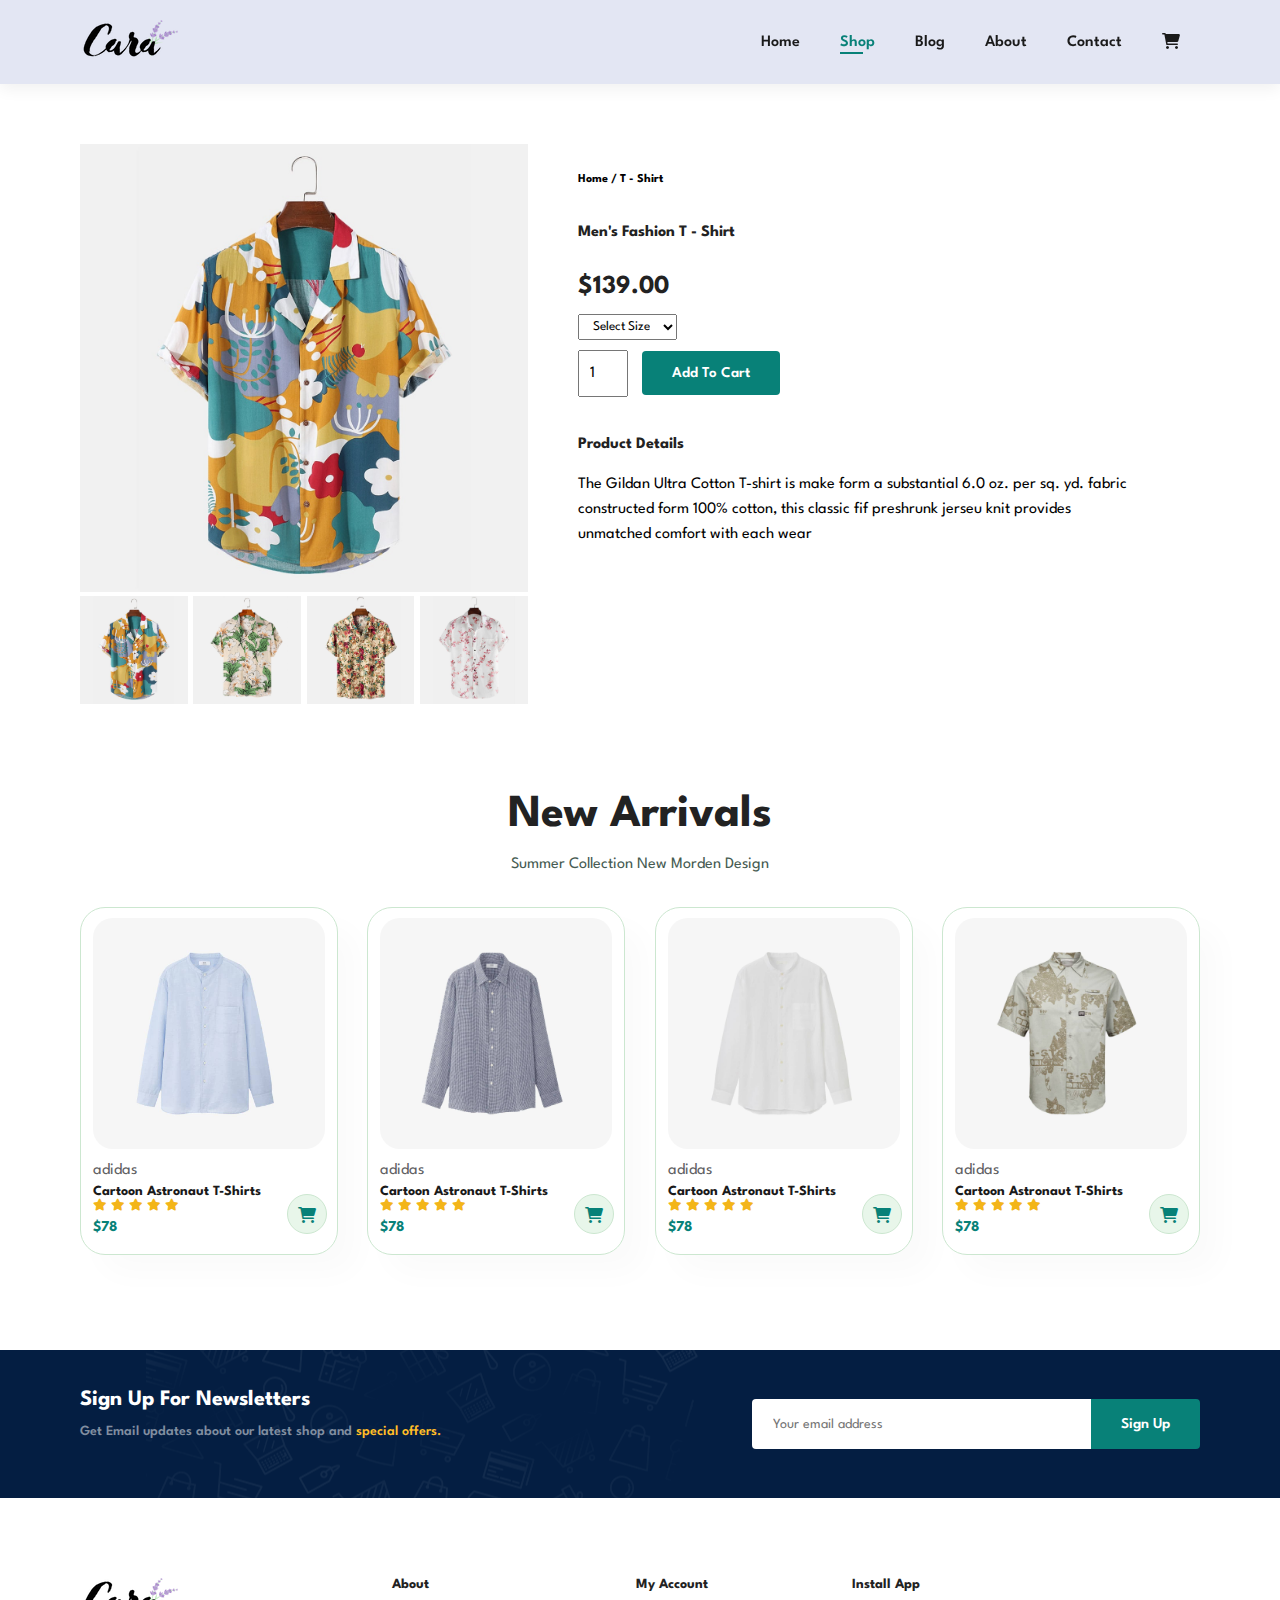
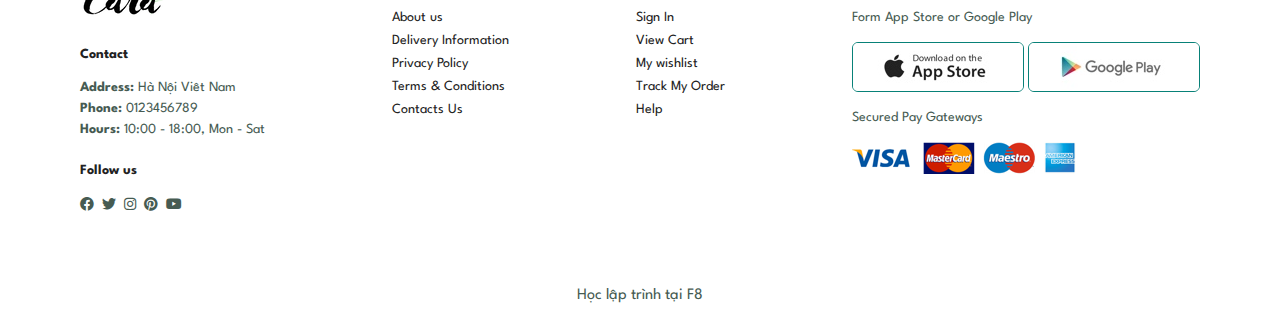
<file: sproduct.html>
<!DOCTYPE html>
<html lang="en">
<head>
    <meta charset="UTF-8">
    <meta http-equiv="X-UA-Compatible" content="IE=edge">
    <meta name="viewport" content="width=device-width, initial-scale=1.0">
    <title>Sproduct</title>
    <link rel="stylesheet" href="./assets/css/style.css">
    <link rel="stylesheet" href="./assets/css/responsive.css">
    <!-- <link rel="stylesheet" href="./assets/icon/League_Spartan/LeagueSpartan-VariableFont_wght.ttf"> -->
    <link rel="stylesheet" href="./assets/icon/fontawesome-free-6.1.2-web/fontawesome-free-6.1.2-web/css/all.css">
</head>
<body>

    <section id="header">
        <a href="#" ><img src="./assets/img/(Images)Build and Deploy Ecommerce Website With HTML CSS JavaScript/img/logo.png" alt="logo"></a>
        <div>
            <ul id="navbar">
                <li><a  href="index.html">Home</a></li>
                <li><a class="active" href="shop.html">Shop</a></li>
                <li><a href="blog.html">Blog</a></li>
                <li><a href="about.html">About</a></li>
                <li><a href="contact.html">Contact</a></li>
                <li><a href="cart.html" id="lg-bag"><i class="fa-solid fa-cart-shopping"></i></a></li>
                <div href="#" id="closed"><i class="fa-solid fa-xmark"></i></div>
            </ul>
        </div>

        <div id="mobile">
            <div id="bar">
                <a href="cart.html"><i class="fa-solid fa-cart-shopping"></i></a>
                <i class="fa-solid fa-bars"></i>
            </div>
        </div>
    </section>

    <section id="prodetails" class="section-p1">
        <div class="single-pro-img">
            <img src="./assets/img/img/products/f1.jpg" alt="MainImg2" id="MainImg" width="100%">

            <div class="small-img-group">
                 <div class="small-img-col">
                    <img src="./assets/img/img/products/f1.jpg" alt="" width="100%" class="small-img">
                 </div>

                 <div class="small-img-col">
                    <img src="./assets/img/img/products/f2.jpg" alt="" width="100%" class="small-img">
                 </div>

                 <div class="small-img-col">
                    <img src="./assets/img/img/products/f3.jpg" alt="" width="100%" class="small-img">
                 </div>

                 <div class="small-img-col">
                    <img src="./assets/img/img/products/f4.jpg" alt="" width="100%" class="small-img">
                 </div>
           </div>
        </div>

        <div class="single-pro-details">
            <h6>Home / T - Shirt</h6>
            <h4>Men's Fashion T - Shirt</h4>
            <h2>$139.00</h2>
            <select name="" id="">
                    <option value="">Select Size</option>
                    <option value="">XL</option>
                    <option value="">XXL</option>
                    <option value="">Small</option>
                    <option value="">Large</option>
            </select>
            <input type="number" value="1">
            <button class="normal">Add To Cart</button>
            <h4>Product Details</h4>
            <span>The Gildan Ultra Cotton T-shirt is make form a substantial 6.0 oz. per sq. yd. fabric constructed form 100% cotton, this classic fif preshrunk jerseu knit provides unmatched comfort with each wear</span>


        </div>


        

    </section>

    <section id="product1" class="section-p1">
        <h2>New Arrivals</h2>
        <p>Summer Collection New Morden Design</p>
        <div class="pro-container">
            <div class="pro" onclick="window.location.href='sproduct.html'">
                <img src="./assets/img/img/products/n1.jpg" alt="">
                <div class="desc">
                    <span>adidas</span>
                    <h5>Cartoon Astronaut T-Shirts</h5>
                    <div class="star">
                        <i class="fa-solid fa-star"></i>
                        <i class="fa-solid fa-star"></i>
                        <i class="fa-solid fa-star"></i>
                        <i class="fa-solid fa-star"></i>
                        <i class="fa-solid fa-star"></i>

                    </div>

                    <h4>$78</h4>
                </div>

                <a href="#"><i class="fa-solid fa-cart-shopping cart-buy"></i></a>
            </div>

            <div class="pro" onclick="window.location.href='sproduct.html'">
                <img src="./assets/img/img/products/n2.jpg" alt="">
                <div class="desc">
                    <span>adidas</span>
                    <h5>Cartoon Astronaut T-Shirts</h5>
                    <div class="star">
                        <i class="fa-solid fa-star"></i>
                        <i class="fa-solid fa-star"></i>
                        <i class="fa-solid fa-star"></i>
                        <i class="fa-solid fa-star"></i>
                        <i class="fa-solid fa-star"></i>

                    </div>

                    <h4>$78</h4>
                </div>

                <a href="#"><i class="fa-solid fa-cart-shopping cart-buy"></i></a>
            </div>

            <div class="pro" onclick="window.location.href='sproduct.html'">
                <img src="./assets/img/img/products/n3.jpg" alt="">
                <div class="desc">
                    <span>adidas</span>
                    <h5>Cartoon Astronaut T-Shirts</h5>
                    <div class="star">
                        <i class="fa-solid fa-star"></i>
                        <i class="fa-solid fa-star"></i>
                        <i class="fa-solid fa-star"></i>
                        <i class="fa-solid fa-star"></i>
                        <i class="fa-solid fa-star"></i>

                    </div>

                    <h4>$78</h4>
                </div>

                <a href="#"><i class="fa-solid fa-cart-shopping cart-buy"></i></a>
            </div>

            <div class="pro" onclick="window.location.href='sproduct.html'">
                <img src="./assets/img/img/products/n4.jpg" alt="">
                <div class="desc">
                    <span>adidas</span>
                    <h5>Cartoon Astronaut T-Shirts</h5>
                    <div class="star">
                        <i class="fa-solid fa-star"></i>
                        <i class="fa-solid fa-star"></i>
                        <i class="fa-solid fa-star"></i>
                        <i class="fa-solid fa-star"></i>
                        <i class="fa-solid fa-star"></i>

                    </div>

                    <h4>$78</h4>
                </div>

                <a href="#"><i class="fa-solid fa-cart-shopping cart-buy"></i></a>
            </div>

        </div>
    </section>

    <section id="newsletter" class="section-p1 section-m1">
        <div class="newstext">
            <h4>Sign Up For Newsletters</h4>
            <p>Get Email updates about our latest shop and <span>special offers.</span></p>
        </div>
        <div class="form">
            <input type="text" placeholder="Your email address">
            <button class="normal">Sign Up</button>
        </div>
    </section>

    <footer class="section-p1">
        <div class="col">
            <img class="logo" src="./assets/img/img/logo.png" alt="">
            <h4>Contact</h4>
            <p><strong>Address: </strong>Hà Nội Viêt Nam</p>
            <p><strong>Phone: </strong>0123456789</p>
            <p><strong>Hours: </strong>10:00 - 18:00, Mon - Sat</p>

            <div class="follow">
                <h4>Follow us</h4>
                <div class="icon">
                    <a href="">
                        <i class="fa-brands fa-facebook"></i>
                        <i class="fa-brands fa-twitter"></i>
                        <i class="fa-brands fa-instagram"></i>
                        <i class="fa-brands fa-pinterest"></i>
                        <i class="fa-brands fa-youtube"></i>
                    </a>
                </div>
            </div>
        </div>

        <div class="col">
            <h4>About</h4>
            <a href="">About us</a>
            <a href="">Delivery Information</a>
            <a href="">Privacy Policy</a>
            <a href="">Terms & Conditions</a>
            <a href="">Contacts Us</a>
        </div>

        <div class="col">
            <h4>My Account</h4>
            <a href="">Sign In</a>
            <a href="">View Cart</a>
            <a href="">My wishlist</a>
            <a href="">Track My Order</a>
            <a href="">Help</a>
        </div>

        <div class="col install">
            <h4>Install App</h4>
            <p>Form App Store or Google Play</p>
            <div class="row">
                <img src="./assets/img/img/pay/app.jpg" alt="">
                <img src="./assets/img/img/pay/play.jpg" alt="">
            </div>
            <p>Secured Pay Gateways</p>
            <img src="./assets/img/img/pay/pay.png" alt="">
        </div>

       


    </footer>

    <div class="copyright">
        <p>Học lập trình tại F8</p>
    </div>

    <script>
        var MainImg = document.getElementById("MainImg");
        var smallimg = document.getElementsByClassName("small-img");


        smallimg[0].onclick = function() {
            MainImg.src = smallimg[0].src;

        }
        smallimg[1].onclick = function() {
            MainImg.src = smallimg[1].src;

        }
        smallimg[2].onclick = function() {
            MainImg.src = smallimg[2].src;

        }
        smallimg[3].onclick = function() {
            MainImg.src = smallimg[3].src;

        }


    </script>

    <script src="./assets/Javascript/main.js"></script>
    
</body>
</html>
</file>
<file: assets/css/style.css>
@import url('https://fonts.googleapis.com/css2?family=League+Spartan:wght@100;200;300;400;500;600;700;800;900&display=swap');

* {
    margin: 0;
    padding: 0;
    box-sizing: border-box;
    font-family: 'League Spartan', sans-serif;
}

h1 {
    font-size: 50px;
    line-height: 64px;
    color: #222;
}

h2 {
    font-size: 46px;
    line-height: 54px;
    color: #222;
}

h4 {
    font: 20px;
    color: #222;
}

h6 { 
    font-weight: 700;
    font-size: 12px;
}

p {
    font-size: 16px;
    color: #465b52;
    margin: 15px 0 20px 0;
}
.section-p1 {
    padding: 40px 80px;
}
.section-m1 {
    margin: 40px 0;
}

button.normal {
    font-size: 15px;
    font-weight: 600;
    padding: 15px 30px;
    color: #000;
    background-color: #fff;
    border: none;
    border-radius: 4px;
    cursor: pointer;
    outline: none;
    transition: 0.2s;

}

button.white {
    font-size: 14px;
    font-weight: 600;
    padding: 12px 18px;
    color: #fff;
    background-color: transparent;
    cursor: pointer;
    border: 2px solid #fff;
    outline: none;
    transition: 0.2;
}

body {
    width: 100%;
}

/* header-start */

#header {
    display: flex;
    align-items: center;
    justify-content: space-between;
    padding: 20px 80px;
    box-shadow: 0 5px 15px rgba(0, 0, 0, 0.06);
    background:#E3E6F3;
    position: sticky;
    top: 0;
    right: 0;
    left: 0;
    z-index: 999;
}
#closed {
    display: none;
}

#navbar {
    display: flex;
    align-items: center;
    justify-content: center;
}
#navbar li {
    list-style: none;
    padding: 0 20px;
    position: relative;
}
#navbar li a {
    text-decoration: none;
    font-weight: 600;
    font-size: 16px;
    color: #1a1a1a;
    transition: 0.3s ease;
}
#navbar li a:hover,
#navbar li a.active {
    color: #088178;
}

#navbar li a.active::after,
#navbar li a:hover::after {
    content: "";
    width: 30%;
    height: 2px;
    background: #088178 ;
    position: absolute;
    bottom: -4px;
    left: 20px;
}

#mobile {
    display: none;
    align-items: center;
}

/* Home-page */

#hero {
    background-image: url('../img/img/hero4.png');
    height: 90vh;
    width: 100%;
    background-size:cover;
    background-position: top 25% right 0;
    padding: 0 80px;
    display: flex;
    align-items: flex-start;
    justify-content: center;
    flex-direction: column;

}

#hero h4 {
    padding-bottom:15px ;
}
#hero h1 {
    color: #088178;
}

#hero button {
    color: #088178;
    background-image: url(../img/img/button.png);
    background-color: transparent;
    border: 0;
    padding: 14px 80px 14px 65px;
    background-repeat: no-repeat;
    cursor: pointer;
    font-weight: 700;
    font-size: 15px;
}

#feature {
    display: flex;
    align-items: center;
    justify-content: space-between;
    flex-wrap: wrap;
}

#feature .fe-box {
    width: 180px;
    text-align: center;
    padding: 25px 15px;
    box-shadow: 20px 20px 34px rgba(0, 0, 0, 0.06);
    border: 1px solid #cce7d0;
    border-radius: 4px;
    margin: 15px 0;
}
#feature .fe-box:hover {
    box-shadow: 10px 10px 54px rgba(70, 62, 221, 0.1);

}
#feature img {
    width: 100%;
    margin-bottom: 10px;
}
#feature .fe-box h6 {
    padding: 9px 8px 6px 8px;
    line-height: 1;
    border-radius: 4px;
    color: #088178;
    background-color: #fddde4;
    display:inline-block ;
}
#feature .fe-box:nth-child(2) h6 {
    background-color: #cdebbc;
}
#feature .fe-box:nth-child(3) h6 {
    background-color: #d1e8f2;
}
#feature .fe-box:nth-child(4) h6 {
    background-color: #cdd4f8;
}
#feature .fe-box:nth-child(5) h6 {
    background-color: #f6dbf6;
}
#feature .fe-box:nth-child(6) h6 {
    background-color: #fff2e5;
}


#product1 {
    text-align: center;
}
#product1 .pro-container {
    display: flex;
    justify-content: space-between;
    flex-wrap: wrap;
}

#product1 .pro {
    width: 23%;
    min-width: 250px;
    padding: 10px 12px;
    border: 1px solid #cce7d0;
    border-radius:25px;
    cursor: pointer;
    box-shadow: 20px 20px 30px rgba(0, 0, 0, 0.02);
    margin: 15px 0;
    transition: 0.2s ease;
    position: relative;
}
#product1 .pro:hover {
    box-shadow: 20px 20px 30px rgba(0, 0, 0, 0.08);
}



#product1 .pro img {
    width: 100%;
    border-radius:20px;

}

#product1 .pro .desc {
    text-align: start;
    padding: 10px 0;
}
#product1 .pro .desc span {
    color: #606063;
    font-size: 16px;
}

#product1 .pro .desc h5 {
    padding-top: 7px;
    color: #1a1a1a;
    font-size: 14px;
}
#product1 .pro .desc i {
    font-size: 12px;
    color: rgb(243, 181, 25);
}
#product1 .pro .desc h4 {
    padding-top: 7px;
    font-size: 15px;
    font-weight: 700;
    color: #088178;
}
#product1 .pro .cart-buy {
    width: 40px;
    height: 40px;
    line-height: 40px;
    border-radius: 50px;
    background-color: #e8f6ea;
    color: #088178;
    border: 1px solid #cce7d0;
    position: absolute;
    bottom: 20px;
    right: 10px;
}

#banner {
    display: flex;
    flex-direction: column;
    justify-content: center;
    align-items: center;
    text-align: center;
    background-image: url(../img/img/banner/b2.jpg);
    width: 100%;
    height: 40vh;
    background-size: cover;
    background-position: center;
}
#banner h4 {
    color: #fff;
    font-size: 15px;
    padding: 10px 0;
}
#banner h2 {
    color: #fff;
    font-size: 30px;
    padding: 10px 0;
}
#banner h2 span {
    color: #ef3636;
}
#banner button:hover {
    background-color: #088178;
    color: #fff;
}

#sm-banner {
    display: flex;
    flex-wrap: wrap;
    justify-content: space-between;
}

#sm-banner .banner-box {
    display: flex;
    flex-direction: column;
    justify-content: center;
    align-items: flex-start;
    background-image: url('../img/img/banner/b17.jpg');
    min-width: 580px;
    height: 50vh;
    background-size: cover;
    background-position: center;
    padding: 30px;
}
#sm-banner .banner-box2 {
    background-image: url('../img/img/banner/b10.jpg');
}
#sm-banner h4 {
    color: #fff;
    font-size: 20px;
    font-weight: 400;
}
#sm-banner h2 {
    color: #fff;
    font-size: 28px;
    font-weight: 800;
}
#sm-banner span {
    color: #fff;
    font-size: 14px;
    font-weight: 500;
    padding-bottom:15px;
}

#sm-banner .banner-box:hover button {
    color: #fff;
    background-color: #088178;
    border: 2px solid #088178;
}
#banner3 {
    display: flex;
    flex-wrap: wrap;
    justify-content: space-between;
}
#banner3 .banner-box {
    display: flex;
    flex-direction: column;
    justify-content: center;
    align-items: flex-start;
    background-image: url('../img/img/banner/b7.jpg');
    min-width: 30%;
    height: 30vh;
    background-size: cover;
    background-position: center;
    padding: 20px;
    margin-bottom: 20px;

}
#banner3 .banner-box2 {
    background-image: url('../img/img/banner/b4.jpg');
}
#banner3 .banner-box3 {
    background-image: url('../img/img/banner/b18.jpg');
}
#banner3 h2 {
    color: #fff;
    font-weight: 9000;
    font-size: 20px;
}

#banner3 h3 {
    color: #ec544e;
    font-weight: 800;
    font-size: 15px;
}


#newsletter {
    display: flex;
    justify-content: space-between;
    flex-wrap: wrap;
    align-items: center;
    background-image: url('../img/img/banner/b14.png');
    background-repeat: no-repeat;
    background-position: 20% 30%;
    background-color: #041e42;
}
#newsletter .form {
    display: flex;
    width: 40%;
}
#newsletter h4 {
    font-size: 22px;
    font-weight: 700;
    color: #fff;
}
#newsletter p {
    font-size: 14px;
    font-weight: 600;
    color: #818ea0;
}
#newsletter p span {
    color: #ffbd27;
}
#newsletter input {
    height: 3.125rem;
    padding: 0 1.25rem;
    font-size: 14px;
    width: 100%;
    border: 1px solid transparent;
    border-radius:4px;
    outline: none;
    border-top-right-radius: 0;
    border-bottom-right-radius: 0;
}
#newsletter button {
    background-color: #088178;
    color: #fff;
    white-space: nowrap;
    border-top-left-radius: 0;
    border-bottom-left-radius: 0;
}


footer {
    display: flex;
    justify-content: space-between;
    flex-wrap: wrap;
}

footer .col {
   display: flex;
   flex-direction: column;
   align-items: flex-start;
   margin-bottom: 20px;
}

footer .logo {
    margin-bottom: 30px;
}
footer h4 {
    font-size: 14px;
    padding-bottom: 20px;

}

footer p {
    font-size: 14px;
    margin: 0 0 8px 0;
}
footer a {
    text-decoration: none;
    font-size: 14px;
    color: #222;
    margin-bottom: 10px;
}

footer > .icon > a {
    text-decoration: none;
    font-size: 14px;
    color: #222;
}

footer .follow {
    margin-top: 20px;
}
footer .follow i {
    color:#465b52;
    padding-right: 4px;
    cursor: pointer;
}

footer .install .row img {
    border: 1px solid #088178;
    border-radius: 6px;
}

footer .install img {
    margin: 10px 0 15px 0;
}

footer .follow i:hover,
footer a:hover {
    color: #088178;
}
.copyright {
    width: 100%;
    text-align: center;
}


/* page-header */

#page-header {
    background-image: url(../img/img/banner/b1.jpg);
    width: 100%;
    height: 40vh;
    background-size: cover;
    display: flex;
    align-items: center;
    justify-content: center;
    flex-direction: column;
    padding: 14px;
}
#page-header h2,
#page-header p {
    color: #fff;
}

#pagination {
    text-align: center;
}
#pagination a {
    text-decoration: none;
    background-color: #088178;
    padding: 15px 20px;
    color: #fff;
    border-radius: 4px;
    font-weight: 600;
}
#pagination a i {
    font-size: 16px;
    font-weight: 600;
}


/* Single Product*/

#prodetails {
    display: flex; 
    margin-top: 20px; 
}

#prodetails .single-pro-img {
    width: 40%;
    margin-right: 50px;
}

.small-img-group {
    display: flex;
    justify-content: space-between;
}

.small-img-col {
    flex-basis: 24%;

}
#prodetails .single-pro-details {
    width: 50%;
    padding-top: 30px;
}
#prodetails .single-pro-details h4 {
    padding: 40px 0 20px 0;
}

#prodetails .single-pro-details h2 {
    font-size: 26px;
}

#prodetails .single-pro-details select {
    display: block;
    padding: 5px 10px;
    margin-bottom: 10px;
}
#prodetails .single-pro-details input {
    width: 50px;
    height: 47px;
    padding-left:10px ;
    font-size: 16px;
    margin-right: 10px;
}
#prodetails .single-pro-details input:focus {
    outline: none;
}

#prodetails .single-pro-details button {
    background-color: #088178;
    color: #fff;
}

#prodetails .single-pro-details span {
    line-height: 25px;
}

/* blog page*/

#page-header.blog-header {
    background-image: url("../img/img/banner/b19.jpg");
}

#blog {
    padding: 150px 150px 0 150px;
}

#blog .blog-box {
    display: flex;
    align-items: center;
    width: 100%;
    position: relative;
    padding-bottom: 90px;
}

#blog .blog-img {
    width: 50%;
    margin-right: 40px;
}

#blog img {
    width: 100%;
    height: 300px;
    object-fit: cover;
}
#blog .blog-details {
    width: 50%;
}
#blog .blog-details a {
    text-decoration: none;
    font-size:11px ;
    color: #000;
    font-weight: 700;
    position: relative;
    transition: 0.3s ease;
}
#blog .blog-details a::after {
    content: "";
    width: 50px;
    height: 1px;
    background-color: #000;
    position: absolute;
    top: 4px;
    right: -60px;
}

#blog .blog-details a:hover {
    color: #088178;
}
#blog .blog-details a:hover::after {
    background-color: #088178;
}
#blog .blog-box h1 {
    position: absolute;
    top: -40px;
    font-size: 70px;
    font-weight: 700;
    color: #c9cbce;
    z-index: -9;
}

/* about-header */

#page-header.about-header {
    background-image: url('../img/img/about/banner.png');
}

#about-head {
    display: flex;
    align-items: center;
}

#about-head img {
    width: 50%;
    height: auto;
}

#about-head div {
    margin-left: 40px;
}

#about-app {
    text-align: center;
}

#about-app .video {
    width: 70%;
    height: 100%;
    margin: 30px auto 0 auto;
}

#about-app .video video {
    height: 100%;
    width: 100%;
    border-radius: 20px;
}

/* Conctact page */

#contact-details {
    display: flex;
    align-items: center;
    justify-content: space-between;
}
#contact-details .details {
    width: 40%;

}
#contact-details .details span {
    font-size: 12px;
}
#contact-details .details h2,
#form-details form h2 {
    font-size: 26px;
    line-height: 35px;
    padding: 20px 0;
}
#contact-details .details h3 {
    font-size: 16px;
    padding-bottom: 15px;

}
#contact-details .details li {
    list-style: none;
    display: flex;
    padding: 10px 0;
}
#contact-details .details li i {
    font-size: 14px;
    padding-right: 22px;
}
#contact-details .details li p {
    margin: 0;
    font-size: 14px;
}
#contact-details .map {
    width: 55%;
    height: 400px;
}

#contact-details .map iframe {
    height: 100%;
    width: 100%;
}
#form-details {
    display: flex;
    justify-content: space-between;
    margin: 30px;
    padding: 80px;
    border: 1px solid #e1e1e1;
}

#form-details form {
    width: 65%;
    display: flex;
    flex-direction: column;
    align-items: flex-start;
}
#form-details form span {
    font-size: 12px;
}
#form-details form input,
#form-details form textarea {
    width: 100%;
    padding: 12px 15px;
    outline: none;
    margin-bottom: 20px;
    border: 1px solid #e1e1e1;
}
#form-details form button {
    background-color: #088178;
    color: #fff;
}

#form-details .people div {
    padding: 25px;
    display: flex;
    align-items: flex-start;

}
#form-details .people div img {
    width: 65px;
    height: 65px;
    object-fit: cover;
    margin-right: 15px;
}
#form-details .people div p {
    margin: 0;
    font-size: 14px;
    line-height: 25px;
}
#form-details .people div p span {
    display: block;
    font-size: 16px;
    font-weight: 600;
    color: #000;
}

/* Cart-page */
#cart {
    overflow-x: auto;
}
#cart table {
    width: 100%;
    border-collapse: collapse;
    table-layout: fixed;
    white-space: nowrap;
}

#cart table img {
    width: 70px;
}
#cart table td {
    width: 100px;
    text-align: center;
}

#cart table td:nth-child(1) {
    width: 100px;
    text-align: center;
}

#cart table td:nth-child(2) {
    width: 150px;
    text-align: center;
}

#cart table td:nth-child(3) {
    width: 250px;
    text-align: center;
}
#cart table td:nth-child(4),
#cart table td:nth-child(5),
#cart table td:nth-child(6) {
    width: 150px;
    text-align: center;
}
#cart table td:nth-child(5) input {
    width: 70%;
    padding: 10px 5px 10px 15px;
}
#cart table thead {
    border: 1px solid #e2e9e1;
    border-left: none;
    border-right: none;
}
#cart table thead td {
    font-weight: 700;
    text-transform: uppercase;
    font-size: 14px;
    padding: 18px 0;
}

#cart table tbody tr td {
    padding-top: 15px;
}

#cart table tbody  td  {
    font-size: 14px;
}

#cart-add {
    display: flex;
    align-items: center;
    justify-content: space-between;
}
#coupon {
    width: 50%;
    margin-bottom: 30px;
}
#coupon h3,
#subtotal h3 {
    padding-bottom: 15px;
}
#coupon input {
    padding: 10px 20px;
    outline: none;
    width: 60%;
    margin-right: 10px;
    border: 1px solid #e2e9e1;
}

#coupon button,
#subtotal button {
    color: #fff;
    background-color: #088178;
    padding: 12px 20px;
}

#subtotal {
    width: 50%;
    margin-bottom: 30px;
    border: 1px solid #e2e2e2;
    padding: 30px;
}
#subtotal table {
    border-collapse: collapse;
    width: 100%;
    margin-bottom: 20px;
}

#subtotal table td {
    width: 50%;
    border: 1px solid #e2e2e2;
    padding: 10px;
    font-size: 14px;
}
</file>
<file: assets/css/responsive.css>
@media (max-width: 799px) {
    .section-p1 {
        padding: 40px 40px;
    }
    #navbar {
        display: flex;
        flex-direction: column;
        align-items: flex-start;
        justify-content: flex-start;
        position: fixed;
        top: 0;
        right: -300px;
        height: 100vh;
        width: 300px;
        background-color: #e3e6f3;
        box-shadow: 0 40px 60px rgba(0, 0, 0, 0,1);
        padding: 80px 0 0 10px;
        transition: 0.3s ease;
    }

    
    #navbar.active {
        right: 0px;
    }

    #navbar li {
        margin-bottom: 20px;
    }

    #mobile {
        display: flex;  
    }

    #mobile i {
        color: #1a1a1a;
        font-size: 24px;
        padding-left: 20px;
    }

    #closed {
        position: absolute;
        top: 30px;
        left: 30px;
        font-size: 24px;
        display: block;
    }

    #lg-bag {
        display: none;
    }

    #hero {
        height: 70vh;
        padding: 0 80px;
        background-position: top 30% right 30%;
    }

    #feature {
        justify-content: center;
    }
    #feature .fe-box {
        margin: 15px;
    }
    #product1 .pro-container {
        justify-content: center;
    }
    #product1 .pro {
        margin: 15px;
    }

    #banner {
        height: 20vh;
    }

    #sm-banner .banner-box {
        min-width: 100%;
        height: 30vh;
    }

    #banner3 {
        padding: 0 40px;
    }

    #banner3 .banner-box {
        width: 28%;
    }
    #sm-banner .banner-box {
        width: 70%;
    }
    #newsletter .form {
        width: 70%;
    }
   /* contact=page */
    #form-details {
        
        padding: 40px;
       
    }
    #form-details from {
        width: 50%;
    }
}


@media (max-width: 477px) {
    .section-p1 {
        padding: 20px;
    }
    #header {
        padding: 10px 30px;
    }

    h1 {
        font-size: 38px;
    }
    h2 {
        font-size: 32px;
    }

    #hero {
        padding: 0 20px;
        background-position:55% ;
    }

    #feature {
        justify-content: space-between;
    }

    #feature .fe-box {
        width: 155px;
        margin: 0 0 15px 0;
    }

    #product1 .pro {
        width: 100%;
    }

    #banner {
        height: 40vh;
    }
    #sm-banner .banner-box {
        height: 40vh;
    }

    #sm-banner .banner-box2 {
        margin-top: 20px;
    }

    #banner3 {
        padding: 0 20px ; 
    }
    #banner3 .banner-box {
        width:100%;
    }
    #newsletter {
        padding: 40px 20px;
    }

    #newsletter .form {
        width: 100%;
    }

    /* Single prodection */

    #prodetails {
        display: flex;
        flex-direction: column;
    }

    #prodetails .single-pro-img {
        width: 100%;
        margin-right: 0;
    }
    #prodetails .single-pro-details {
        width: 100%;
    }


    /* blog-page */
    #blog {
        padding: 100px 20px 0 20px;
    }

    #blog .blog-box {
        display: flex;
        flex-direction: column;
        align-items: flex-start;
    }

    #blog .blog-img {
        width: 100%;
        margin-right: 0px;
        margin-bottom: 30px;
    }
    #blog .blog-details {
        width: 100%;
    }

    /* about-page */

    #about-head {
        
        flex-direction: column;
    }
    #about-head img {
        width: 100%;
        margin-bottom: 30px;
    }
    #about-head div {
        margin-left: 0;
    }

    #about-app .video {
        width: 100%;
        height: 100%;
        margin: 30px auto 0 auto;
    }


    /* contact=page */
    #contact-details {
        display: flex;
       flex-direction: column;
        
    }

    #contact-details .details {
        width: 100%;
    }
    #contact-details .map {
        width: 100%;
        height: 400px;
        margin-top: 30px;
    }

    #form-details {
        display: flex;
        flex-direction: column;
        margin: 10px;
    }
    #form-details form {
        width: 100%;
        
    }
    #form-details {
        padding: 20px;
    }

    /* Cart-page */

    #cart-add {
        
        flex-direction: column;
       
    }
    #coupon {
        width: 100%;
        margin-bottom: 30px;
        margin-top: 10px;
    }
    #subtotal {
        width: 100%;
        
    }
}
</file>
